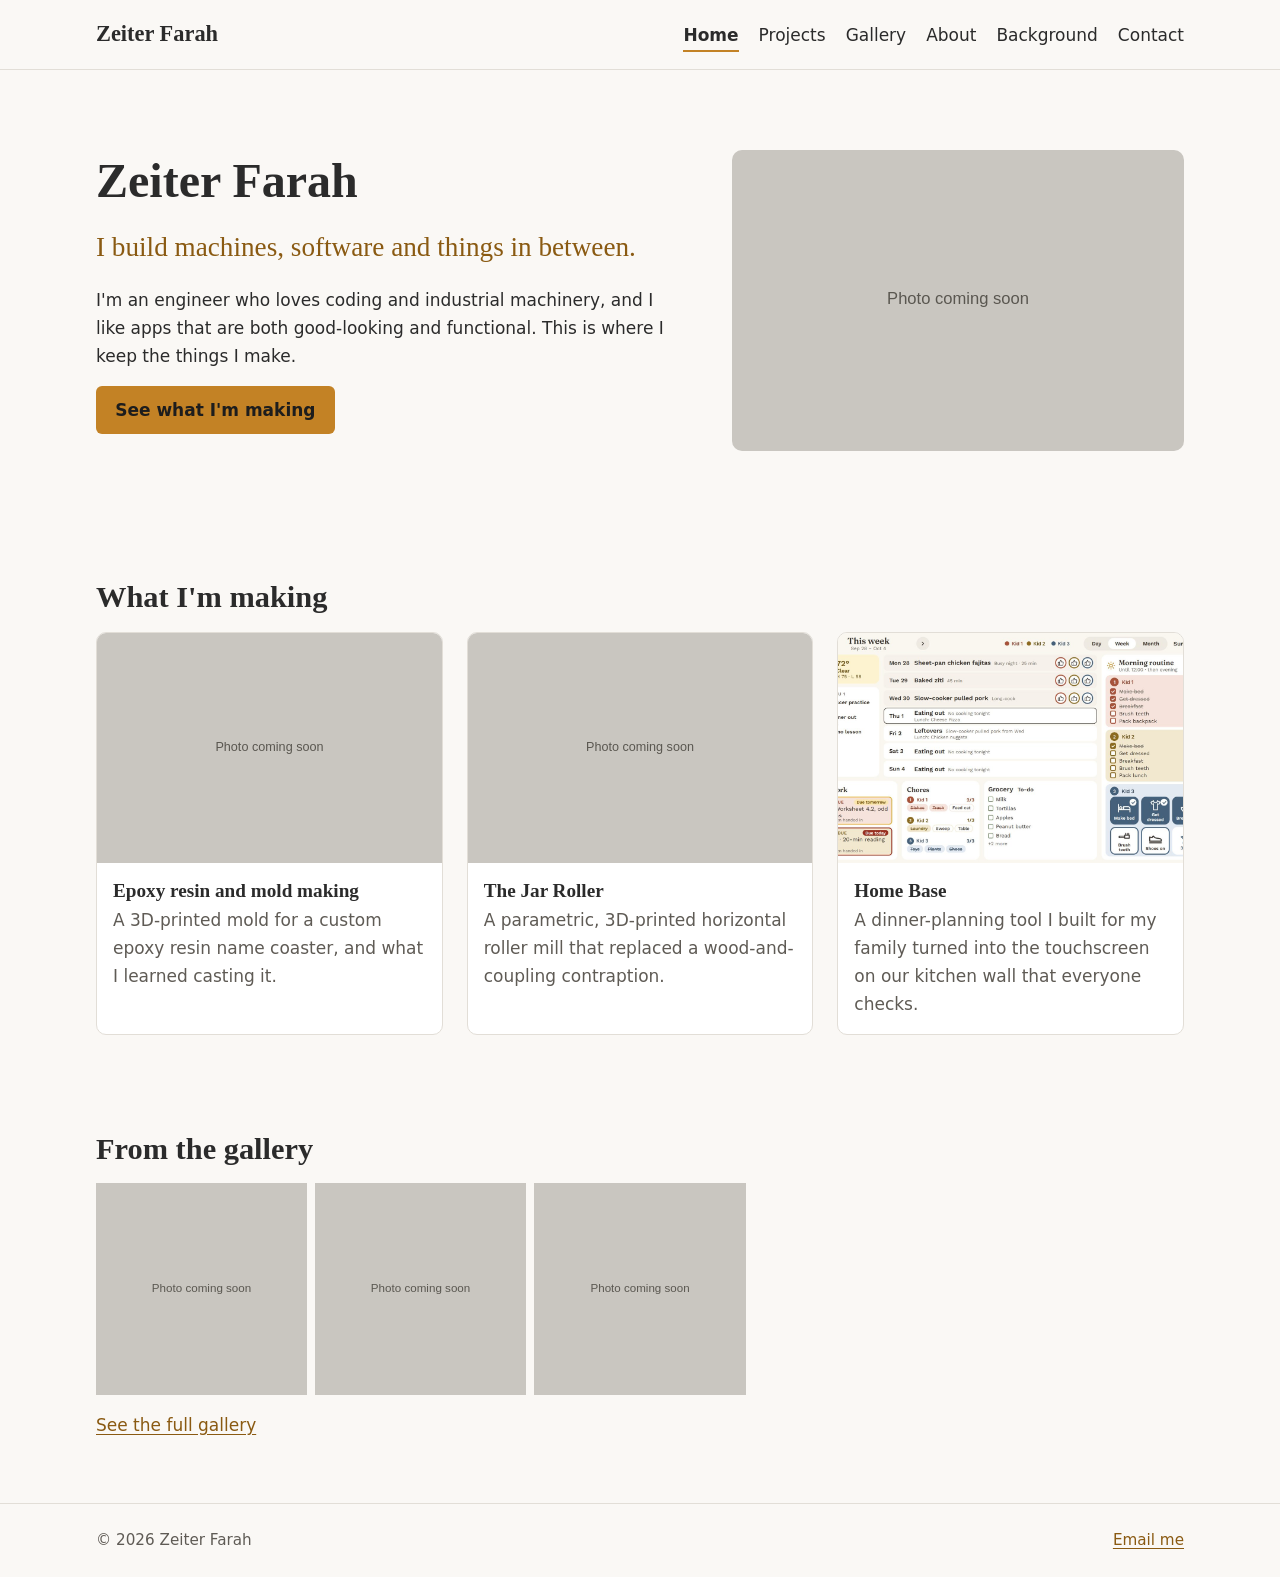
<file: index.html>
<!doctype html>
<html lang="en">
<head>
  <meta charset="utf-8">
  <meta name="viewport" content="width=device-width, initial-scale=1">
  <title>Zeiter Farah</title>
  <meta name="description" content="I build machines, software and things in between. The personal site of Zeiter Farah.">
  <meta property="og:type" content="website">
  <meta property="og:site_name" content="Zeiter Farah">
  <meta property="og:title" content="Zeiter Farah">
  <meta property="og:description" content="I build machines, software and things in between. The personal site of Zeiter Farah.">
  <meta property="og:url" content="https://zeiterfarah.com/index.html">
  <meta name="twitter:card" content="summary">
  <meta name="twitter:title" content="Zeiter Farah">
  <meta name="twitter:description" content="I build machines, software and things in between. The personal site of Zeiter Farah.">
  <meta name="theme-color" content="#c38225">
  <link rel="icon" href="assets/favicon/favicon.svg" type="image/svg+xml">
  <link rel="stylesheet" href="css/styles.css">
</head>
<body>
  <a class="skip-link" href="#main">Skip to content</a>
  <header class="site-header">
    <div class="container">
      <a class="site-name" href="index.html">Zeiter Farah</a>
      <button class="nav-toggle" type="button" aria-expanded="false" aria-controls="site-nav">Menu</button>
      <nav class="site-nav" id="site-nav" aria-label="Main">
        <ul>
          <li><a href="index.html" aria-current="page">Home</a></li>
          <li><a href="projects/index.html">Projects</a></li>
          <li><a href="gallery.html">Gallery</a></li>
          <li><a href="about.html">About</a></li>
          <li><a href="background.html">Background</a></li>
          <li><a href="contact.html">Contact</a></li>
        </ul>
      </nav>
    </div>
  </header>

  <main id="main">
    <div class="container hero">
      <div>
        <h1>Zeiter Farah</h1>
        <!-- Tagline: Option 1 (default). Alternatives: "Engineer by trade. Maker by habit." / "Making things that work well and look good." -->
        <p class="tagline">I build machines, software and things in between.</p>
        <p class="prose">I'm an engineer who loves coding and industrial machinery, and I like apps that are both good-looking and functional. This is where I keep the things I make.</p>
        <p><a class="button" href="projects/index.html">See what I'm making</a></p>
      </div>
      <img src="assets/img/placeholder.svg" alt="TODO: portrait or favorite photo of Zeiter" width="1200" height="800">
    </div>

    <section class="container section" aria-labelledby="making">
      <h2 id="making">What I'm making</h2>
      <ul class="grid">
        <li class="card">
          <a href="projects/epoxy-resin-molds.html">
            <img src="assets/img/placeholder.svg" alt="TODO: photo for Epoxy resin and mold making" width="1200" height="800" loading="lazy">
            <div class="card-body">
              <h3>Epoxy resin and mold making</h3>
              <p>A 3D-printed mold for a custom epoxy resin name coaster, and what I learned casting it.</p>
            </div>
          </a>
        </li>
        <li class="card">
          <a href="projects/tumbler.html">
            <img src="assets/img/placeholder.svg" alt="TODO: photo for The Jar Roller" width="1200" height="800" loading="lazy">
            <div class="card-body">
              <h3>The Jar Roller</h3>
              <p>A parametric, 3D-printed horizontal roller mill that replaced a wood-and-coupling contraption.</p>
            </div>
          </a>
        </li>
        <li class="card">
          <a href="projects/family-dinner-planner.html">
            <img src="assets/img/projects/family-dinner-planner/week-view.jpg" alt="Screenshot of the Home Base week view on the kitchen touchscreen" width="1400" height="775" loading="lazy">
            <div class="card-body">
              <h3>Home Base</h3>
              <p>A dinner-planning tool I built for my family turned into the touchscreen on our kitchen wall that everyone checks.</p>
            </div>
          </a>
        </li>
      </ul>
    </section>

    <section class="container section" aria-labelledby="highlights">
      <h2 id="highlights">From the gallery</h2>
      <ul class="gallery">
        <li><img src="assets/img/placeholder.svg" alt="TODO: gallery highlight 1" width="1200" height="800" loading="lazy"></li>
        <li><img src="assets/img/placeholder.svg" alt="TODO: gallery highlight 2" width="1200" height="800" loading="lazy"></li>
        <li><img src="assets/img/placeholder.svg" alt="TODO: gallery highlight 3" width="1200" height="800" loading="lazy"></li>
      </ul>
      <p><a href="gallery.html">See the full gallery</a></p>
    </section>
  </main>

  <footer class="site-footer">
    <div class="container">
      <p>&copy; 2026 Zeiter Farah</p>
      <p><span data-email data-email-label="Email me">zeiter [dot] farah [at] gmail [dot] com</span></p>
    </div>
  </footer>
  <script src="js/main.js"></script>
</body>
</html>
</file>
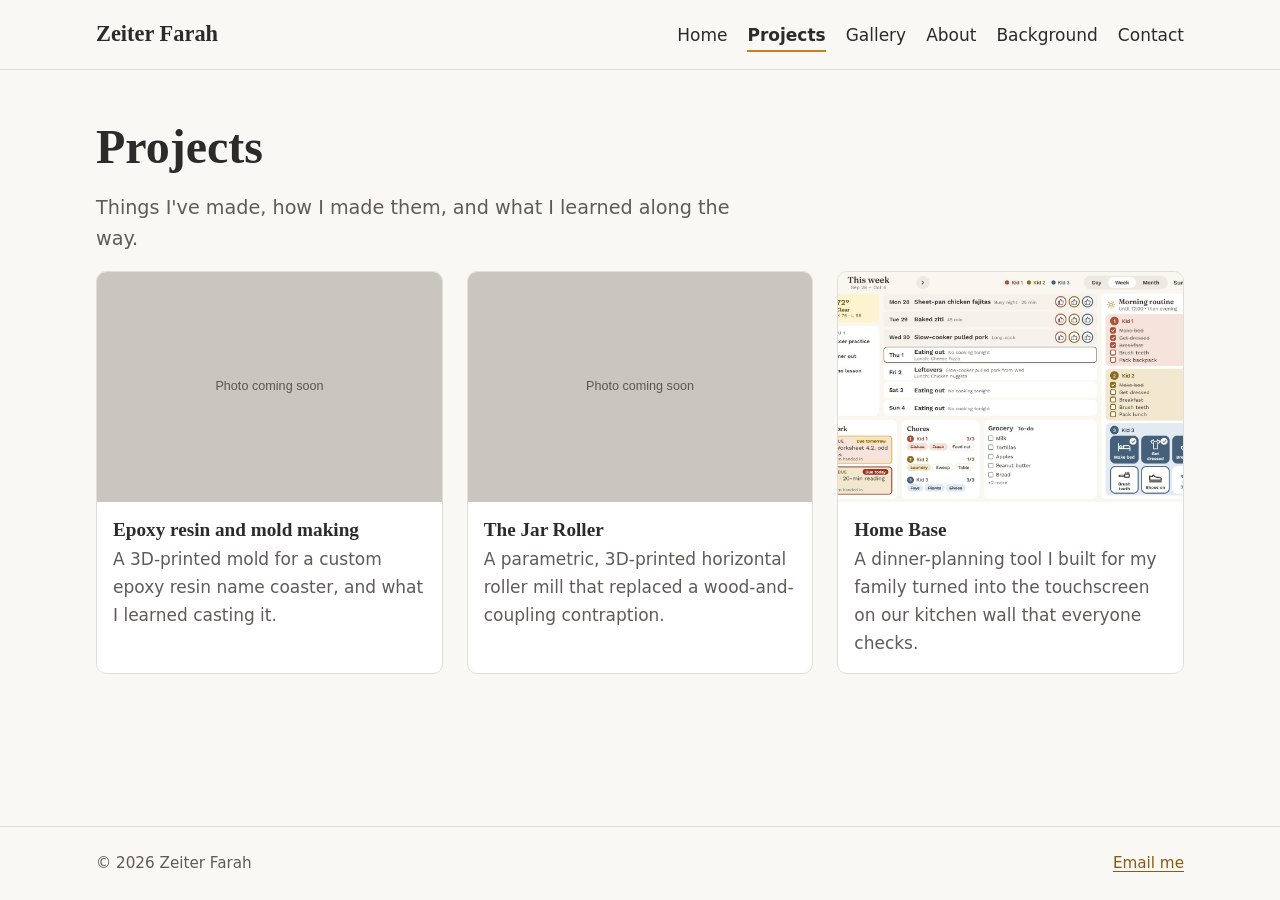
<file: projects/index.html>
<!doctype html>
<html lang="en">
<head>
  <meta charset="utf-8">
  <meta name="viewport" content="width=device-width, initial-scale=1">
  <title>Projects | Zeiter Farah</title>
  <meta name="description" content="Things I make: resin casting, a tumbler, and a family dinner planner app.">
  <meta property="og:type" content="website">
  <meta property="og:site_name" content="Zeiter Farah">
  <meta property="og:title" content="Projects | Zeiter Farah">
  <meta property="og:description" content="Things I make: resin casting, a tumbler, and a family dinner planner app.">
  <meta property="og:url" content="https://zeiterfarah.com/projects/index.html">
  <meta name="twitter:card" content="summary">
  <meta name="twitter:title" content="Projects | Zeiter Farah">
  <meta name="twitter:description" content="Things I make: resin casting, a tumbler, and a family dinner planner app.">
  <meta name="theme-color" content="#c38225">
  <link rel="icon" href="../assets/favicon/favicon.svg" type="image/svg+xml">
  <link rel="stylesheet" href="../css/styles.css">
</head>
<body>
  <a class="skip-link" href="#main">Skip to content</a>
  <header class="site-header">
    <div class="container">
      <a class="site-name" href="../index.html">Zeiter Farah</a>
      <button class="nav-toggle" type="button" aria-expanded="false" aria-controls="site-nav">Menu</button>
      <nav class="site-nav" id="site-nav" aria-label="Main">
        <ul>
          <li><a href="../index.html">Home</a></li>
          <li><a href="../projects/index.html" aria-current="page">Projects</a></li>
          <li><a href="../gallery.html">Gallery</a></li>
          <li><a href="../about.html">About</a></li>
          <li><a href="../background.html">Background</a></li>
          <li><a href="../contact.html">Contact</a></li>
        </ul>
      </nav>
    </div>
  </header>

  <main id="main">
    <div class="container section">
      <h1>Projects</h1>
      <p class="lede prose">Things I've made, how I made them, and what I learned along the way.</p>
      <ul class="grid">
        <li class="card">
          <a href="../projects/epoxy-resin-molds.html">
            <img src="../assets/img/placeholder.svg" alt="TODO: photo for Epoxy resin and mold making" width="1200" height="800" loading="lazy">
            <div class="card-body">
              <h3>Epoxy resin and mold making</h3>
              <p>A 3D-printed mold for a custom epoxy resin name coaster, and what I learned casting it.</p>
            </div>
          </a>
        </li>
        <li class="card">
          <a href="../projects/tumbler.html">
            <img src="../assets/img/placeholder.svg" alt="TODO: photo for The Jar Roller" width="1200" height="800" loading="lazy">
            <div class="card-body">
              <h3>The Jar Roller</h3>
              <p>A parametric, 3D-printed horizontal roller mill that replaced a wood-and-coupling contraption.</p>
            </div>
          </a>
        </li>
        <li class="card">
          <a href="../projects/family-dinner-planner.html">
            <img src="../assets/img/projects/family-dinner-planner/week-view.jpg" alt="Screenshot of the Home Base week view on the kitchen touchscreen" width="1400" height="775" loading="lazy">
            <div class="card-body">
              <h3>Home Base</h3>
              <p>A dinner-planning tool I built for my family turned into the touchscreen on our kitchen wall that everyone checks.</p>
            </div>
          </a>
        </li>
      </ul>
    </div>
  </main>

  <footer class="site-footer">
    <div class="container">
      <p>&copy; 2026 Zeiter Farah</p>
      <p><span data-email data-email-label="Email me">zeiter [dot] farah [at] gmail [dot] com</span></p>
    </div>
  </footer>
  <script src="../js/main.js"></script>
</body>
</html>
</file>
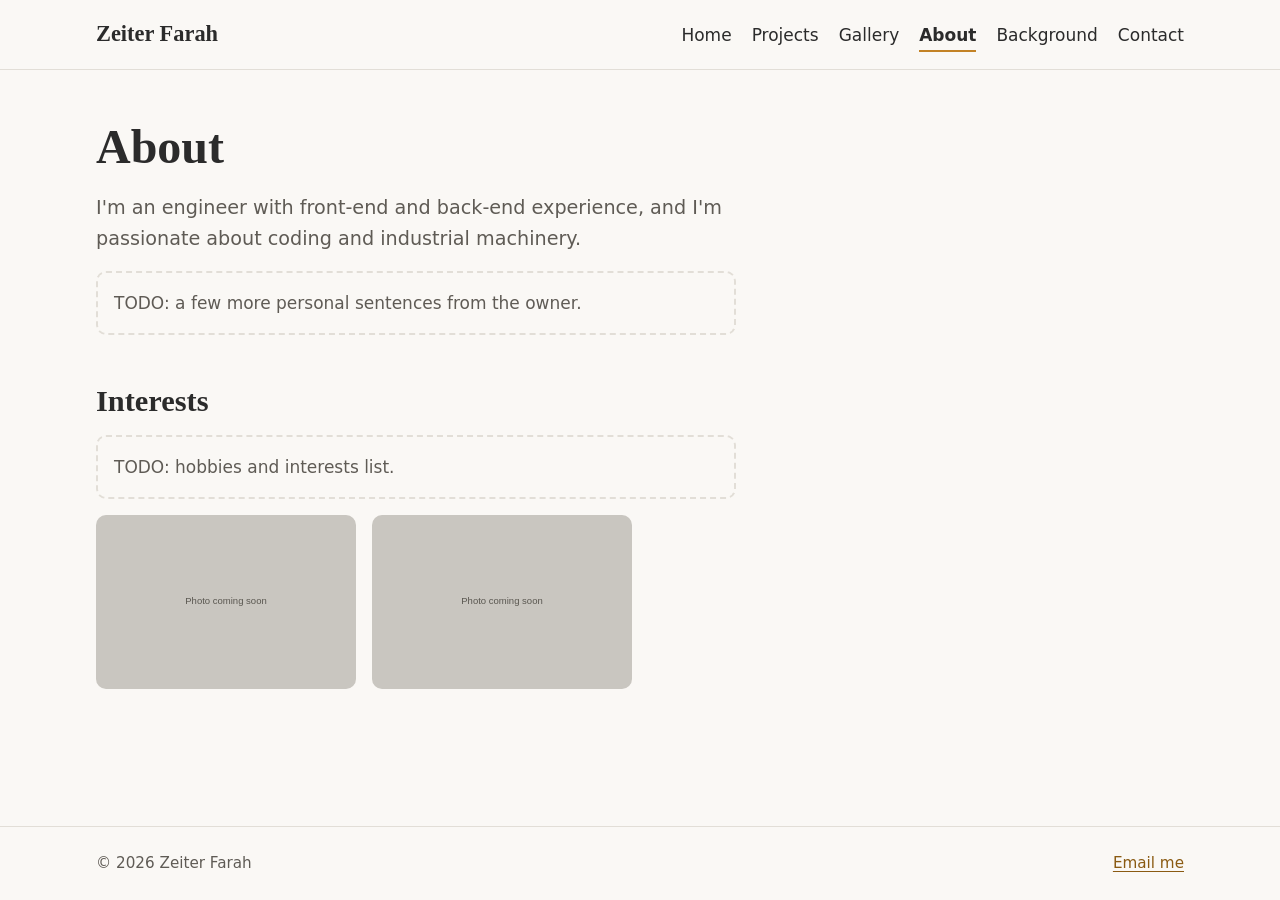
<file: about.html>
<!doctype html>
<html lang="en">
<head>
  <meta charset="utf-8">
  <meta name="viewport" content="width=device-width, initial-scale=1">
  <title>About | Zeiter Farah</title>
  <meta name="description" content="About Zeiter Farah: an engineer who loves coding and industrial machinery.">
  <meta property="og:type" content="website">
  <meta property="og:site_name" content="Zeiter Farah">
  <meta property="og:title" content="About | Zeiter Farah">
  <meta property="og:description" content="About Zeiter Farah: an engineer who loves coding and industrial machinery.">
  <meta property="og:url" content="https://zeiterfarah.com/about.html">
  <meta name="twitter:card" content="summary">
  <meta name="twitter:title" content="About | Zeiter Farah">
  <meta name="twitter:description" content="About Zeiter Farah: an engineer who loves coding and industrial machinery.">
  <meta name="theme-color" content="#c38225">
  <link rel="icon" href="assets/favicon/favicon.svg" type="image/svg+xml">
  <link rel="stylesheet" href="css/styles.css">
</head>
<body>
  <a class="skip-link" href="#main">Skip to content</a>
  <header class="site-header">
    <div class="container">
      <a class="site-name" href="index.html">Zeiter Farah</a>
      <button class="nav-toggle" type="button" aria-expanded="false" aria-controls="site-nav">Menu</button>
      <nav class="site-nav" id="site-nav" aria-label="Main">
        <ul>
          <li><a href="index.html">Home</a></li>
          <li><a href="projects/index.html">Projects</a></li>
          <li><a href="gallery.html">Gallery</a></li>
          <li><a href="about.html" aria-current="page">About</a></li>
          <li><a href="background.html">Background</a></li>
          <li><a href="contact.html">Contact</a></li>
        </ul>
      </nav>
    </div>
  </header>

  <main id="main">
    <div class="container section">
      <h1>About</h1>
      <div class="prose">
        <p class="lede">I'm an engineer with front-end and back-end experience, and I'm passionate about coding and industrial machinery.</p>
        <p class="todo">TODO: a few more personal sentences from the owner.</p>
        <h2>Interests</h2>
        <p class="todo">TODO: hobbies and interests list.</p>
      </div>
      <div class="photo-set">
        <figure><img src="assets/img/placeholder.svg" alt="TODO: personal photo 1" width="1200" height="800" loading="lazy"></figure>
        <figure><img src="assets/img/placeholder.svg" alt="TODO: personal photo 2" width="1200" height="800" loading="lazy"></figure>
      </div>
    </div>
  </main>

  <footer class="site-footer">
    <div class="container">
      <p>&copy; 2026 Zeiter Farah</p>
      <p><span data-email data-email-label="Email me">zeiter [dot] farah [at] gmail [dot] com</span></p>
    </div>
  </footer>
  <script src="js/main.js"></script>
</body>
</html>
</file>
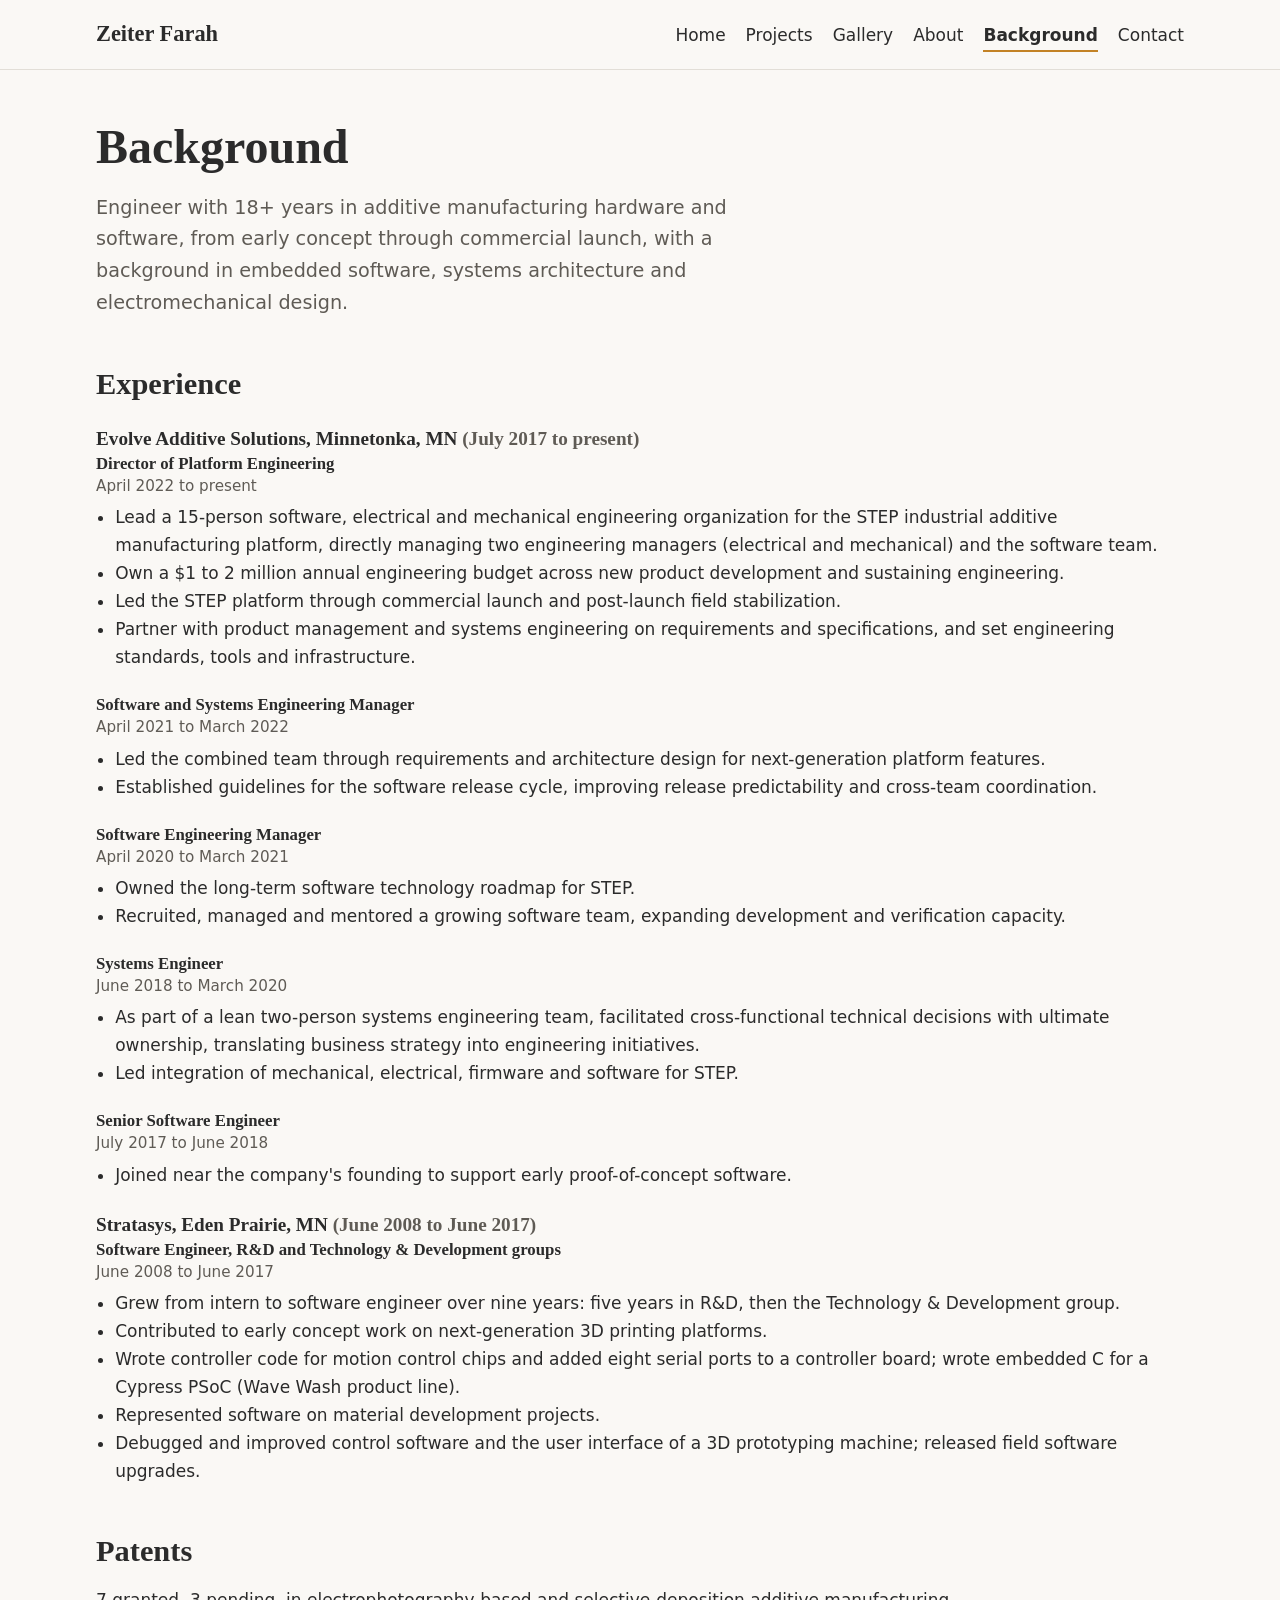
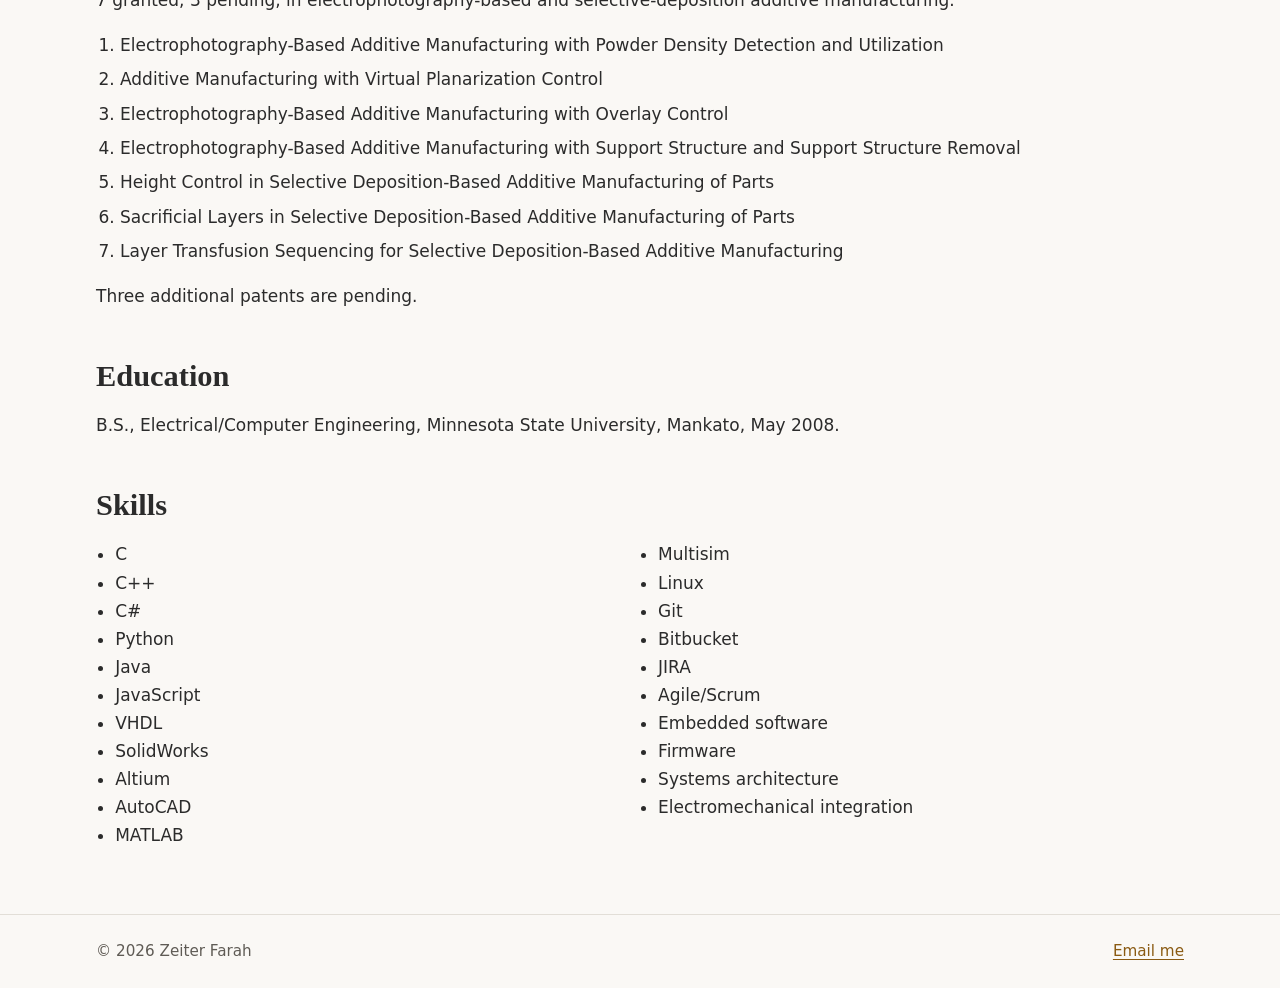
<file: background.html>
<!doctype html>
<html lang="en">
<head>
  <meta charset="utf-8">
  <meta name="viewport" content="width=device-width, initial-scale=1">
  <title>Background | Zeiter Farah</title>
  <meta name="description" content="Work history, patents and education of Zeiter Farah.">
  <meta property="og:type" content="website">
  <meta property="og:site_name" content="Zeiter Farah">
  <meta property="og:title" content="Background | Zeiter Farah">
  <meta property="og:description" content="Work history, patents and education of Zeiter Farah.">
  <meta property="og:url" content="https://zeiterfarah.com/background.html">
  <meta name="twitter:card" content="summary">
  <meta name="twitter:title" content="Background | Zeiter Farah">
  <meta name="twitter:description" content="Work history, patents and education of Zeiter Farah.">
  <meta name="theme-color" content="#c38225">
  <link rel="icon" href="assets/favicon/favicon.svg" type="image/svg+xml">
  <link rel="stylesheet" href="css/styles.css">
</head>
<body>
  <a class="skip-link" href="#main">Skip to content</a>
  <header class="site-header">
    <div class="container">
      <a class="site-name" href="index.html">Zeiter Farah</a>
      <button class="nav-toggle" type="button" aria-expanded="false" aria-controls="site-nav">Menu</button>
      <nav class="site-nav" id="site-nav" aria-label="Main">
        <ul>
          <li><a href="index.html">Home</a></li>
          <li><a href="projects/index.html">Projects</a></li>
          <li><a href="gallery.html">Gallery</a></li>
          <li><a href="about.html">About</a></li>
          <li><a href="background.html" aria-current="page">Background</a></li>
          <li><a href="contact.html">Contact</a></li>
        </ul>
      </nav>
    </div>
  </header>

  <main id="main">
    <div class="container section">
      <h1>Background</h1>
      <p class="lede prose">Engineer with 18+ years in additive manufacturing hardware and software, from early concept through commercial launch, with a background in embedded software, systems architecture and electromechanical design.</p>

      <h2>Experience</h2>
      <!-- Evolve block: delete this whole section element to remove it later -->
      <section id="evolve" aria-labelledby="evolve-h">
        <h3 id="evolve-h">Evolve Additive Solutions, Minnetonka, MN <span class="muted">(July 2017 to present)</span></h3>
        <div class="role">
          <h4>Director of Platform Engineering</h4>
          <p class="dates">April 2022 to present</p>
          <ul>
          <li>Lead a 15-person software, electrical and mechanical engineering organization for the STEP industrial additive manufacturing platform, directly managing two engineering managers (electrical and mechanical) and the software team.</li>
          <li>Own a $1 to 2 million annual engineering budget across new product development and sustaining engineering.</li>
          <li>Led the STEP platform through commercial launch and post-launch field stabilization.</li>
          <li>Partner with product management and systems engineering on requirements and specifications, and set engineering standards, tools and infrastructure.</li>
          </ul>
        </div>
        <div class="role">
          <h4>Software and Systems Engineering Manager</h4>
          <p class="dates">April 2021 to March 2022</p>
          <ul>
          <li>Led the combined team through requirements and architecture design for next-generation platform features.</li>
          <li>Established guidelines for the software release cycle, improving release predictability and cross-team coordination.</li>
          </ul>
        </div>
        <div class="role">
          <h4>Software Engineering Manager</h4>
          <p class="dates">April 2020 to March 2021</p>
          <ul>
          <li>Owned the long-term software technology roadmap for STEP.</li>
          <li>Recruited, managed and mentored a growing software team, expanding development and verification capacity.</li>
          </ul>
        </div>
        <div class="role">
          <h4>Systems Engineer</h4>
          <p class="dates">June 2018 to March 2020</p>
          <ul>
          <li>As part of a lean two-person systems engineering team, facilitated cross-functional technical decisions with ultimate ownership, translating business strategy into engineering initiatives.</li>
          <li>Led integration of mechanical, electrical, firmware and software for STEP.</li>
          </ul>
        </div>
        <div class="role">
          <h4>Senior Software Engineer</h4>
          <p class="dates">July 2017 to June 2018</p>
          <ul>
          <li>Joined near the company's founding to support early proof-of-concept software.</li>
          </ul>
        </div>
      </section>
      <section id="stratasys" aria-labelledby="stratasys-h">
        <h3 id="stratasys-h">Stratasys, Eden Prairie, MN <span class="muted">(June 2008 to June 2017)</span></h3>
        <div class="role">
          <h4>Software Engineer, R&D and Technology &amp; Development groups</h4>
          <p class="dates">June 2008 to June 2017</p>
          <ul>
          <li>Grew from intern to software engineer over nine years: five years in R&amp;D, then the Technology &amp; Development group.</li>
          <li>Contributed to early concept work on next-generation 3D printing platforms.</li>
          <li>Wrote controller code for motion control chips and added eight serial ports to a controller board; wrote embedded C for a Cypress PSoC (Wave Wash product line).</li>
          <li>Represented software on material development projects.</li>
          <li>Debugged and improved control software and the user interface of a 3D prototyping machine; released field software upgrades.</li>
          </ul>
        </div>
      </section>

      <section id="patents" aria-labelledby="patents-h">
        <h2 id="patents-h">Patents</h2>
        <p>7 granted, 3 pending, in electrophotography-based and selective-deposition additive manufacturing.</p>
        <ol class="patents">
          <li data-number="" data-url="">Electrophotography-Based Additive Manufacturing with Powder Density Detection and Utilization</li>
          <li data-number="" data-url="">Additive Manufacturing with Virtual Planarization Control</li>
          <li data-number="" data-url="">Electrophotography-Based Additive Manufacturing with Overlay Control</li>
          <li data-number="" data-url="">Electrophotography-Based Additive Manufacturing with Support Structure and Support Structure Removal</li>
          <li data-number="" data-url="">Height Control in Selective Deposition-Based Additive Manufacturing of Parts</li>
          <li data-number="" data-url="">Sacrificial Layers in Selective Deposition-Based Additive Manufacturing of Parts</li>
          <li data-number="" data-url="">Layer Transfusion Sequencing for Selective Deposition-Based Additive Manufacturing</li>
        </ol>
        <p>Three additional patents are pending.</p>
      </section>

      <section id="education" aria-labelledby="education-h">
        <h2 id="education-h">Education</h2>
        <p>B.S., Electrical/Computer Engineering, Minnesota State University, Mankato, May 2008.</p>
      </section>

      <section id="skills" aria-labelledby="skills-h">
        <h2 id="skills-h">Skills</h2>
        <ul class="skills">
          <li>C</li>
          <li>C++</li>
          <li>C#</li>
          <li>Python</li>
          <li>Java</li>
          <li>JavaScript</li>
          <li>VHDL</li>
          <li>SolidWorks</li>
          <li>Altium</li>
          <li>AutoCAD</li>
          <li>MATLAB</li>
          <li>Multisim</li>
          <li>Linux</li>
          <li>Git</li>
          <li>Bitbucket</li>
          <li>JIRA</li>
          <li>Agile/Scrum</li>
          <li>Embedded software</li>
          <li>Firmware</li>
          <li>Systems architecture</li>
          <li>Electromechanical integration</li>
        </ul>
      </section>
    </div>
  </main>

  <footer class="site-footer">
    <div class="container">
      <p>&copy; 2026 Zeiter Farah</p>
      <p><span data-email data-email-label="Email me">zeiter [dot] farah [at] gmail [dot] com</span></p>
    </div>
  </footer>
  <script src="js/main.js"></script>
</body>
</html>
</file>
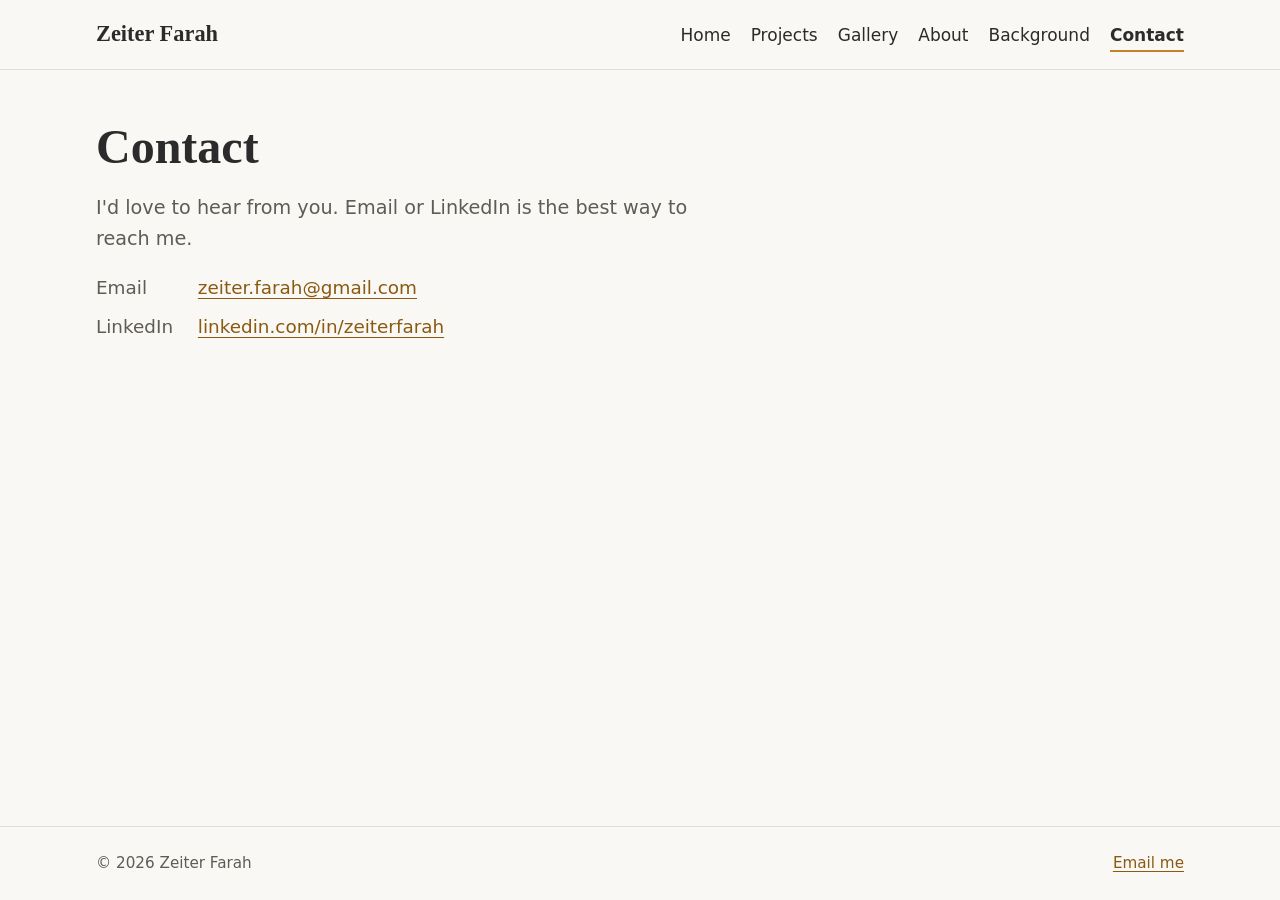
<file: contact.html>
<!doctype html>
<html lang="en">
<head>
  <meta charset="utf-8">
  <meta name="viewport" content="width=device-width, initial-scale=1">
  <title>Contact | Zeiter Farah</title>
  <meta name="description" content="How to reach Zeiter Farah by email or LinkedIn.">
  <meta property="og:type" content="website">
  <meta property="og:site_name" content="Zeiter Farah">
  <meta property="og:title" content="Contact | Zeiter Farah">
  <meta property="og:description" content="How to reach Zeiter Farah by email or LinkedIn.">
  <meta property="og:url" content="https://zeiterfarah.com/contact.html">
  <meta name="twitter:card" content="summary">
  <meta name="twitter:title" content="Contact | Zeiter Farah">
  <meta name="twitter:description" content="How to reach Zeiter Farah by email or LinkedIn.">
  <meta name="theme-color" content="#c38225">
  <link rel="icon" href="assets/favicon/favicon.svg" type="image/svg+xml">
  <link rel="stylesheet" href="css/styles.css">
</head>
<body>
  <a class="skip-link" href="#main">Skip to content</a>
  <header class="site-header">
    <div class="container">
      <a class="site-name" href="index.html">Zeiter Farah</a>
      <button class="nav-toggle" type="button" aria-expanded="false" aria-controls="site-nav">Menu</button>
      <nav class="site-nav" id="site-nav" aria-label="Main">
        <ul>
          <li><a href="index.html">Home</a></li>
          <li><a href="projects/index.html">Projects</a></li>
          <li><a href="gallery.html">Gallery</a></li>
          <li><a href="about.html">About</a></li>
          <li><a href="background.html">Background</a></li>
          <li><a href="contact.html" aria-current="page">Contact</a></li>
        </ul>
      </nav>
    </div>
  </header>

  <main id="main">
    <div class="container section">
      <h1>Contact</h1>
      <p class="lede prose">I'd love to hear from you. Email or LinkedIn is the best way to reach me.</p>
      <ul class="contact-list">
        <li><span class="label">Email</span> <span data-email>zeiter [dot] farah [at] gmail [dot] com</span></li>
        <li><span class="label">LinkedIn</span> <a href="https://www.linkedin.com/in/zeiterfarah" target="_blank" rel="noopener noreferrer">linkedin.com/in/zeiterfarah</a></li>
      </ul>
    </div>
  </main>

  <footer class="site-footer">
    <div class="container">
      <p>&copy; 2026 Zeiter Farah</p>
      <p><span data-email data-email-label="Email me">zeiter [dot] farah [at] gmail [dot] com</span></p>
    </div>
  </footer>
  <script src="js/main.js"></script>
</body>
</html>
</file>
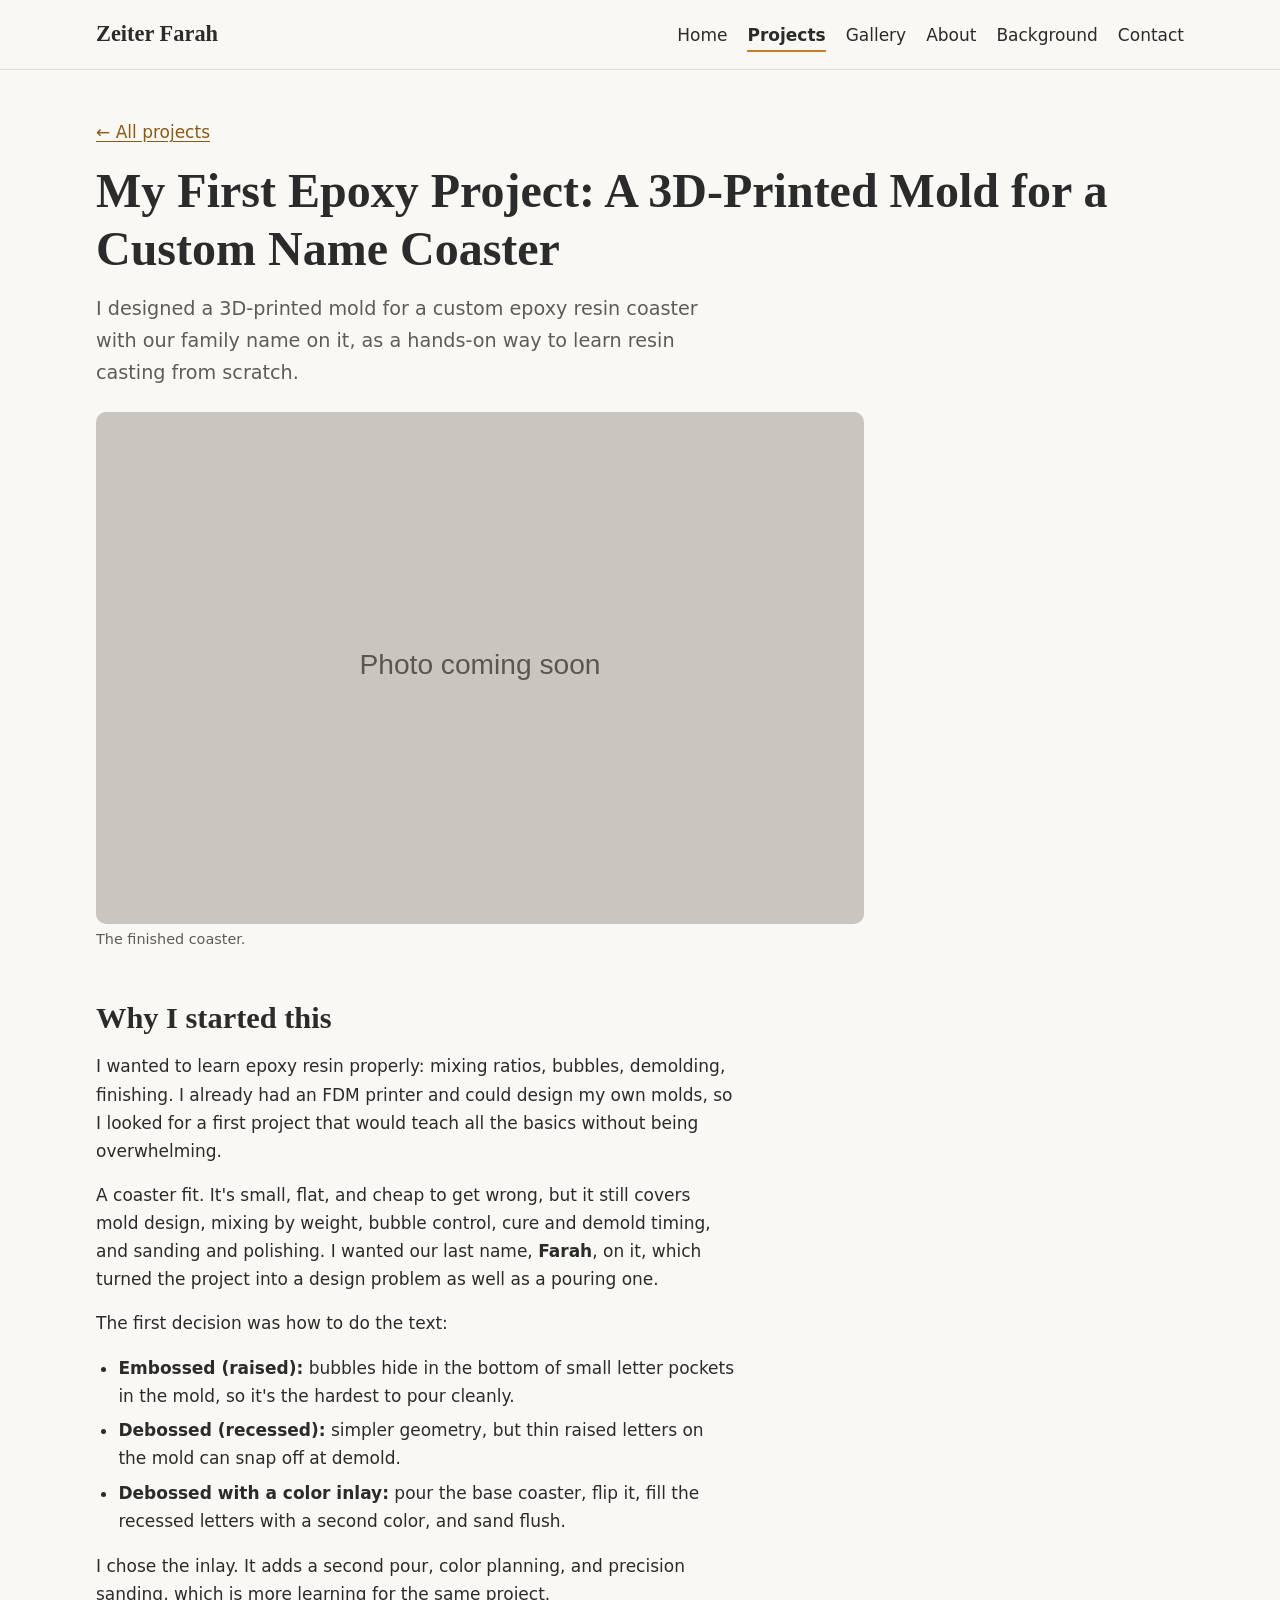
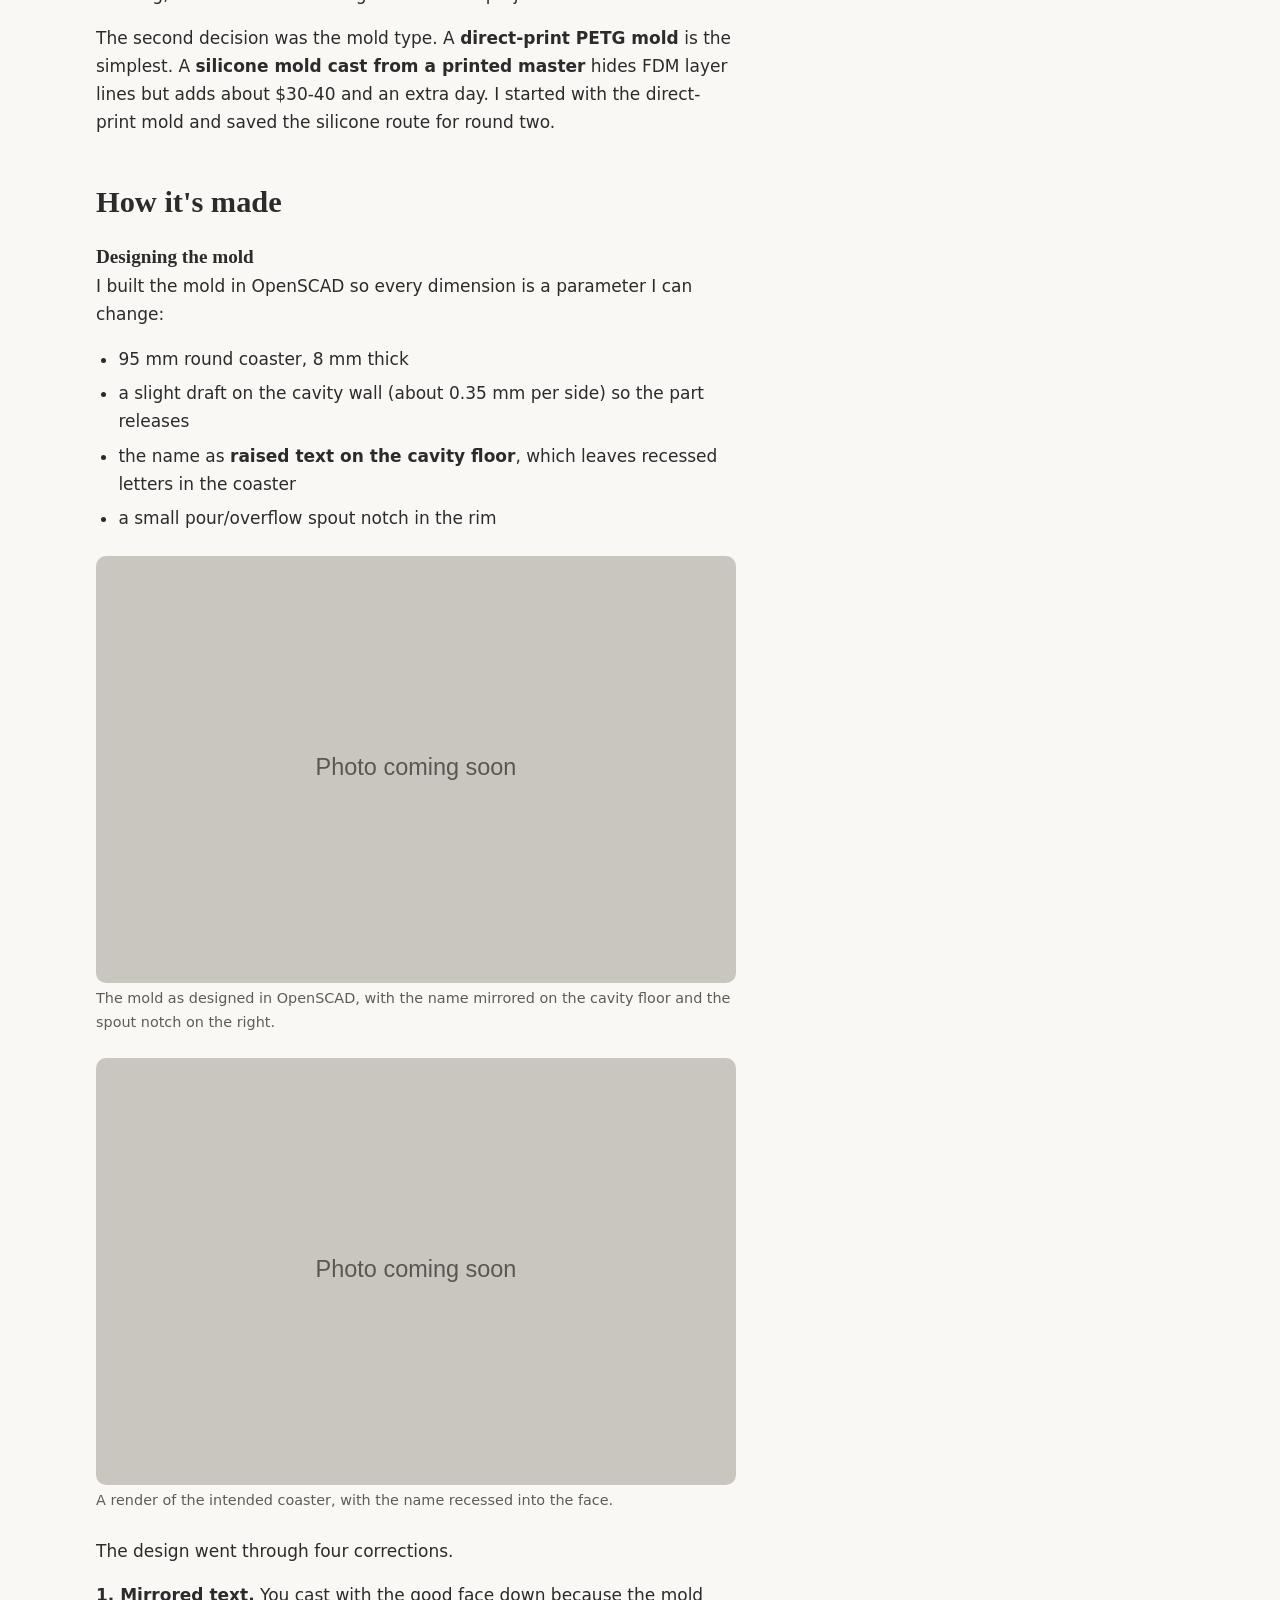
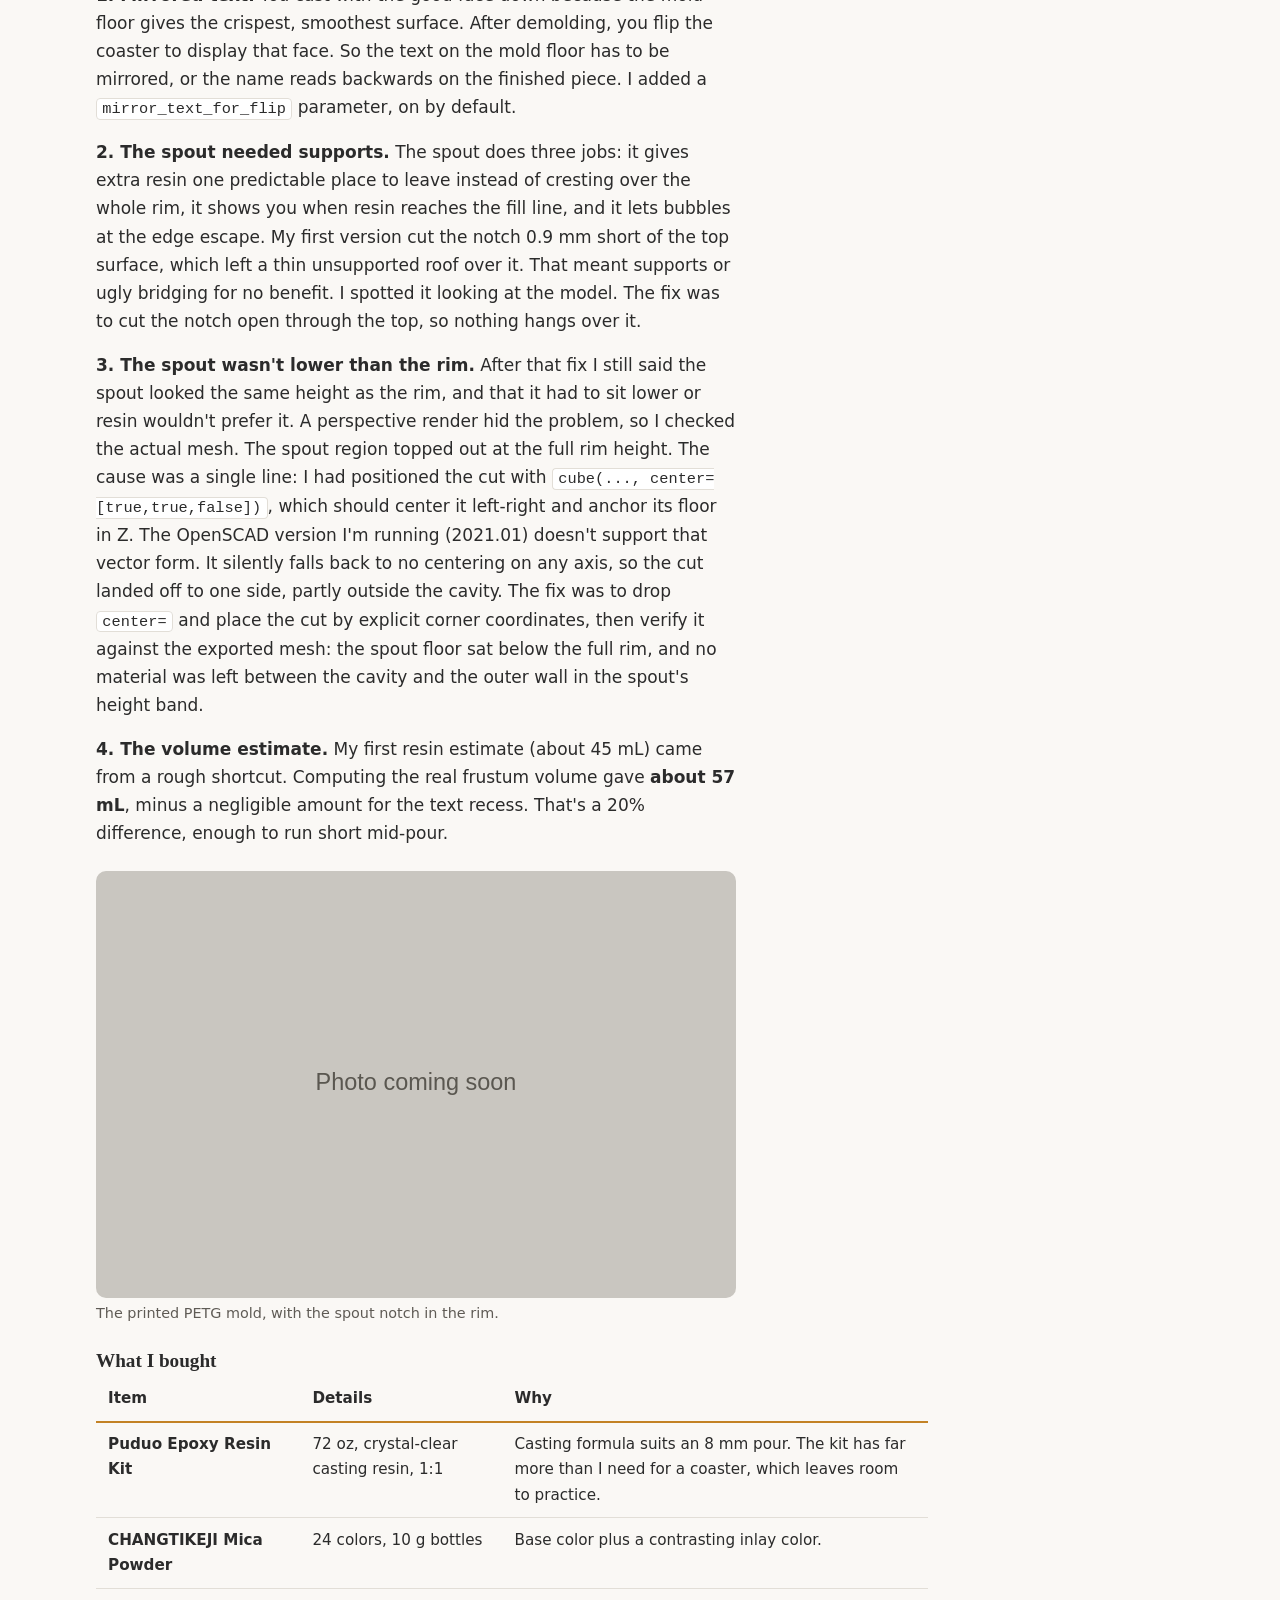
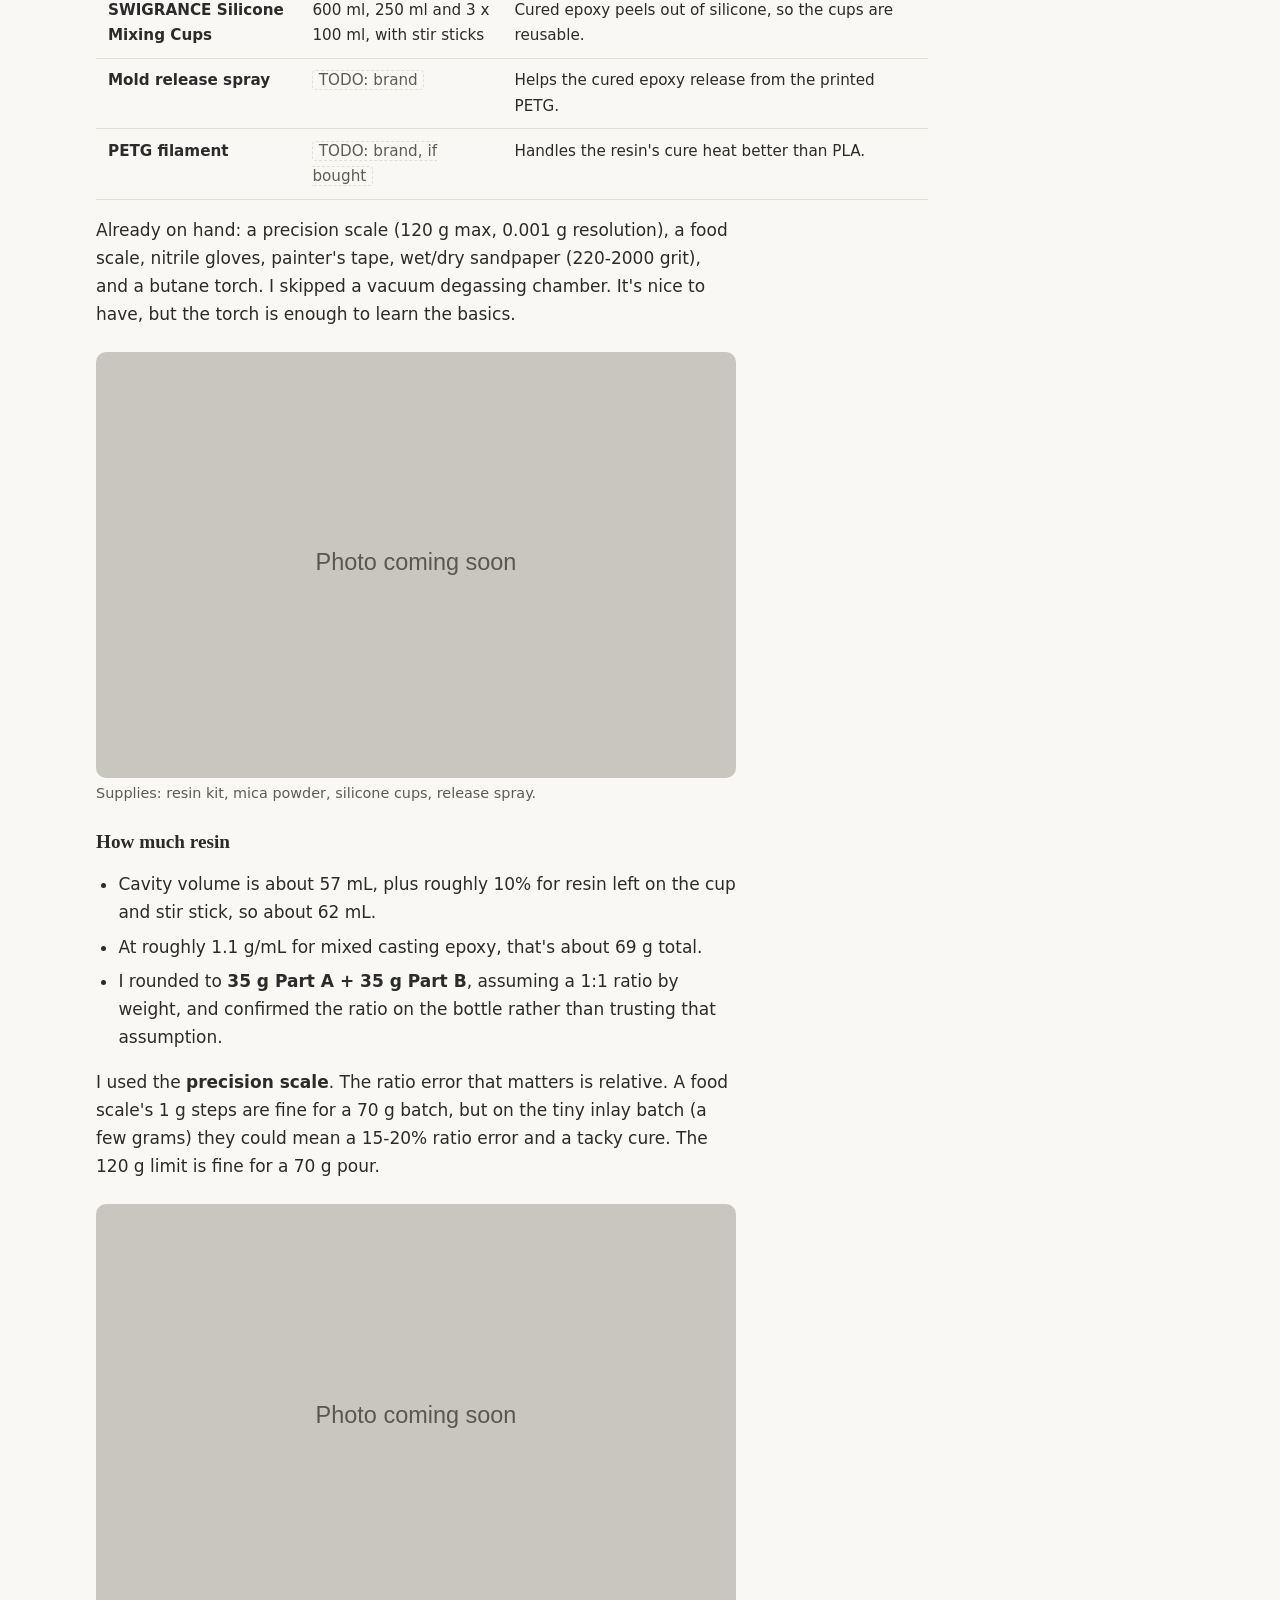
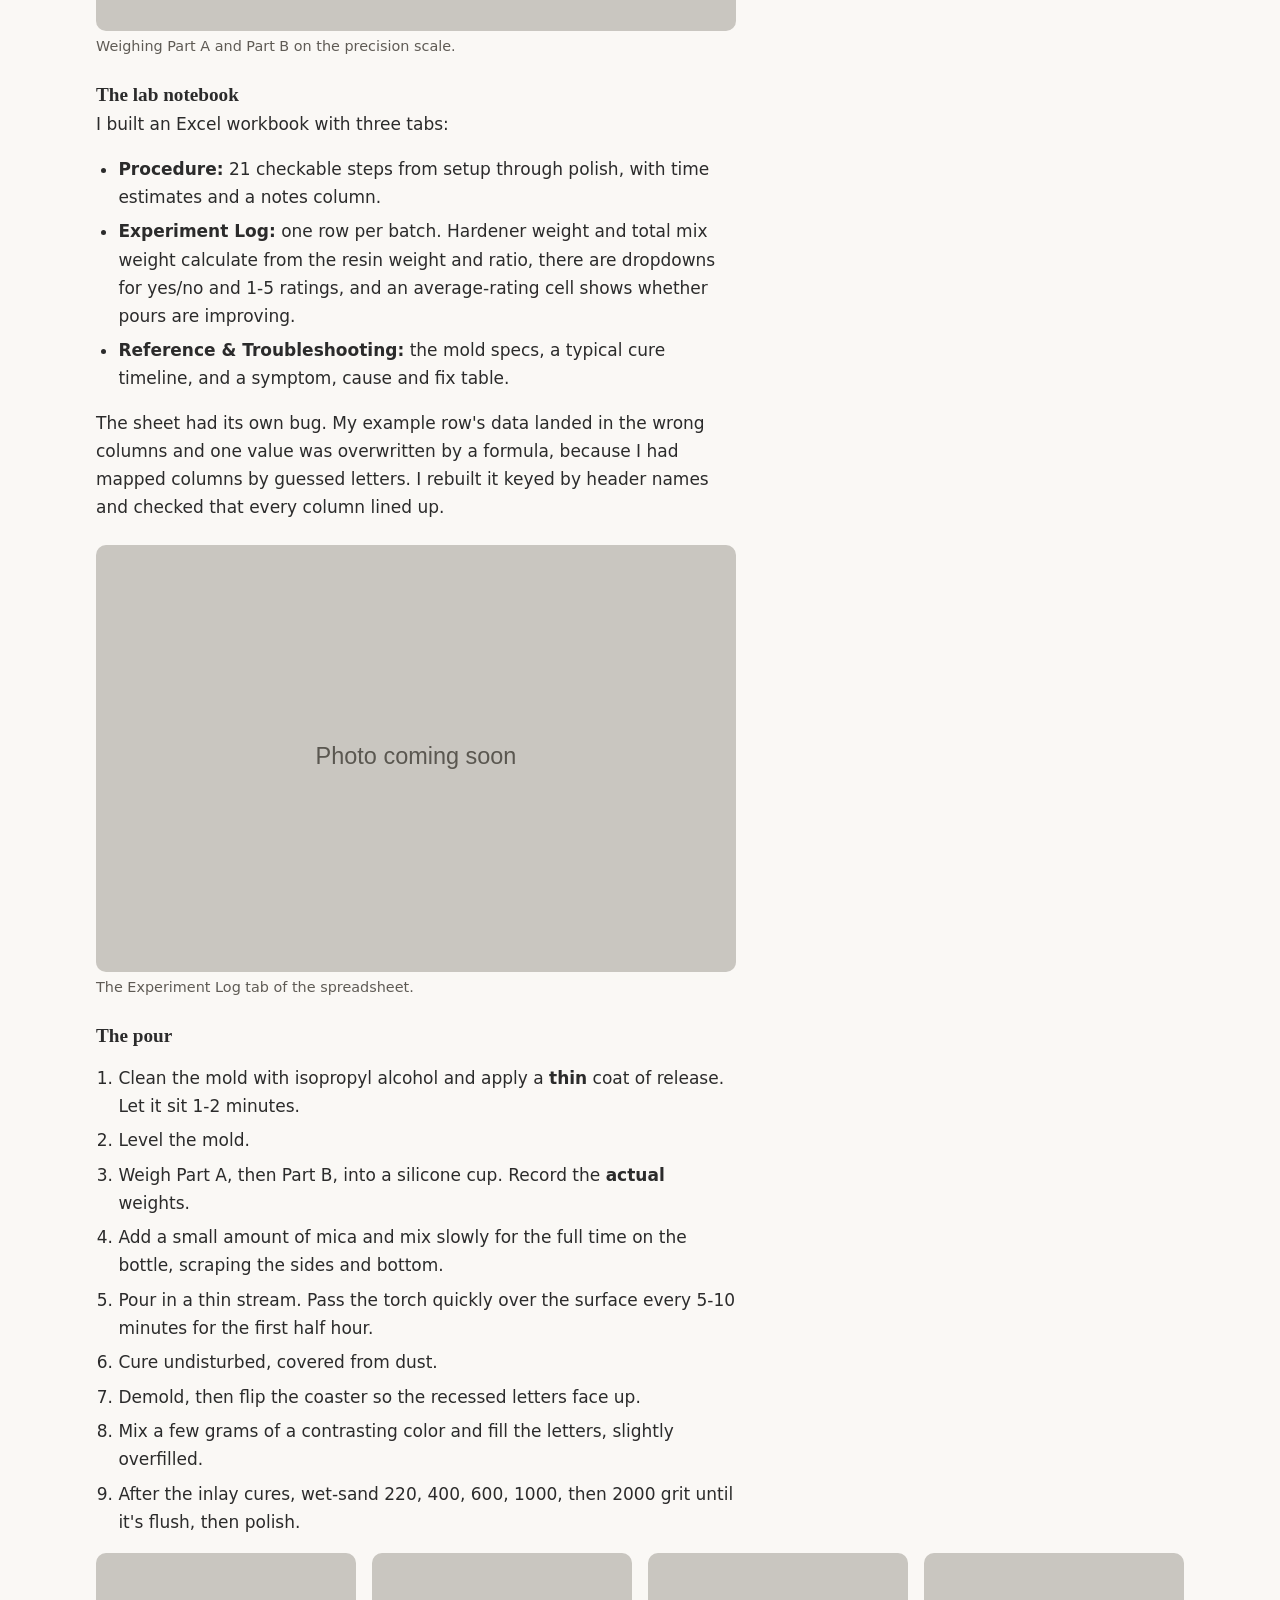
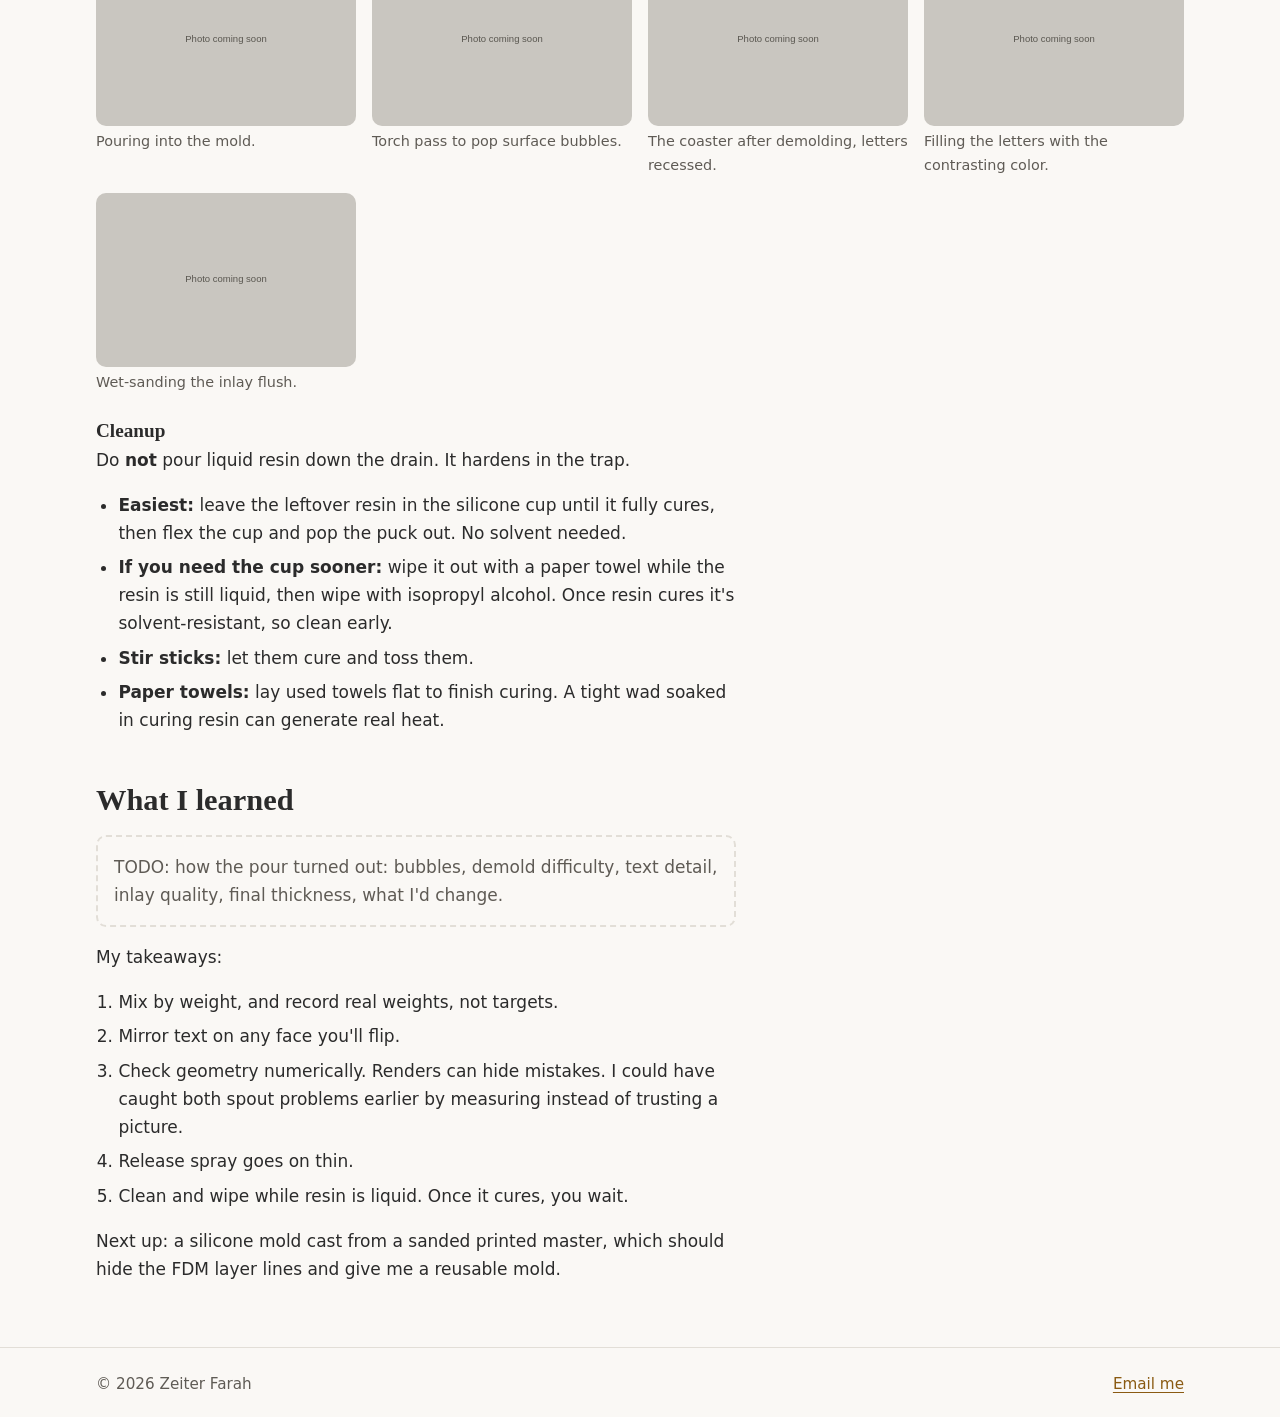
<file: projects/epoxy-resin-molds.html>
<!doctype html>
<html lang="en">
<head>
  <meta charset="utf-8">
  <meta name="viewport" content="width=device-width, initial-scale=1">
  <title>My First Epoxy Project: A 3D-Printed Mold for a Custom Name Coaster | Zeiter Farah</title>
  <meta name="description" content="I designed a 3D-printed mold for a custom epoxy resin coaster with our family name on it, as a hands-on way to learn resin casting from scratch.">
  <meta property="og:type" content="website">
  <meta property="og:site_name" content="Zeiter Farah">
  <meta property="og:title" content="My First Epoxy Project: A 3D-Printed Mold for a Custom Name Coaster | Zeiter Farah">
  <meta property="og:description" content="I designed a 3D-printed mold for a custom epoxy resin coaster with our family name on it, as a hands-on way to learn resin casting from scratch.">
  <meta property="og:url" content="https://zeiterfarah.com/projects/epoxy-resin-molds.html">
  <meta name="twitter:card" content="summary">
  <meta name="twitter:title" content="My First Epoxy Project: A 3D-Printed Mold for a Custom Name Coaster | Zeiter Farah">
  <meta name="twitter:description" content="I designed a 3D-printed mold for a custom epoxy resin coaster with our family name on it, as a hands-on way to learn resin casting from scratch.">
  <meta name="theme-color" content="#c38225">
  <link rel="icon" href="../assets/favicon/favicon.svg" type="image/svg+xml">
  <link rel="stylesheet" href="../css/styles.css">
</head>
<body>
  <a class="skip-link" href="#main">Skip to content</a>
  <header class="site-header">
    <div class="container">
      <a class="site-name" href="../index.html">Zeiter Farah</a>
      <button class="nav-toggle" type="button" aria-expanded="false" aria-controls="site-nav">Menu</button>
      <nav class="site-nav" id="site-nav" aria-label="Main">
        <ul>
          <li><a href="../index.html">Home</a></li>
          <li><a href="../projects/index.html" aria-current="page">Projects</a></li>
          <li><a href="../gallery.html">Gallery</a></li>
          <li><a href="../about.html">About</a></li>
          <li><a href="../background.html">Background</a></li>
          <li><a href="../contact.html">Contact</a></li>
        </ul>
      </nav>
    </div>
  </header>

  <main id="main">
    <article class="container section">
      <p><a href="index.html">&larr; All projects</a></p>
      <h1>My First Epoxy Project: A 3D-Printed Mold for a Custom Name Coaster</h1>
      <p class="lede prose">I designed a 3D-printed mold for a custom epoxy resin coaster with our family name on it, as a hands-on way to learn resin casting from scratch.</p>
      <figure class="project-hero">
        <img src="../assets/img/placeholder.svg" alt="TODO placeholder: finished coaster" width="1200" height="800" loading="lazy">
        <figcaption>The finished coaster.</figcaption>
      </figure>

      <div class="prose story">
        <h2>Why I started this</h2>
        <p>I wanted to learn epoxy resin properly: mixing ratios, bubbles, demolding, finishing. I already had an FDM printer and could design my own molds, so I looked for a first project that would teach all the basics without being overwhelming.</p>
        <p>A coaster fit. It's small, flat, and cheap to get wrong, but it still covers mold design, mixing by weight, bubble control, cure and demold timing, and sanding and polishing. I wanted our last name, <strong>Farah</strong>, on it, which turned the project into a design problem as well as a pouring one.</p>
        <p>The first decision was how to do the text:</p>
        <ul>
          <li><strong>Embossed (raised):</strong> bubbles hide in the bottom of small letter pockets in the mold, so it's the hardest to pour cleanly.</li>
          <li><strong>Debossed (recessed):</strong> simpler geometry, but thin raised letters on the mold can snap off at demold.</li>
          <li><strong>Debossed with a color inlay:</strong> pour the base coaster, flip it, fill the recessed letters with a second color, and sand flush.</li>
        </ul>
        <p>I chose the inlay. It adds a second pour, color planning, and precision sanding, which is more learning for the same project.</p>
        <p>The second decision was the mold type. A <strong>direct-print PETG mold</strong> is the simplest. A <strong>silicone mold cast from a printed master</strong> hides FDM layer lines but adds about $30-40 and an extra day. I started with the direct-print mold and saved the silicone route for round two.</p>

        <h2>How it's made</h2>
        <h3>Designing the mold</h3>
        <p>I built the mold in OpenSCAD so every dimension is a parameter I can change:</p>
        <ul>
          <li>95 mm round coaster, 8 mm thick</li>
          <li>a slight draft on the cavity wall (about 0.35 mm per side) so the part releases</li>
          <li>the name as <strong>raised text on the cavity floor</strong>, which leaves recessed letters in the coaster</li>
          <li>a small pour/overflow spout notch in the rim</li>
        </ul>
      </div>
      <figure class="story-figure">
        <img src="../assets/img/placeholder.svg" alt="TODO placeholder: Computer render of a square mold block with a round recess; mirrored raised letters spelling FARAH stand on the recess floor, and a small notch cuts through the rim on the right side." width="1200" height="800" loading="lazy">
        <figcaption>The mold as designed in OpenSCAD, with the name mirrored on the cavity floor and the spout notch on the right.</figcaption>
      </figure>

      <figure class="story-figure">
        <img src="../assets/img/placeholder.svg" alt="TODO placeholder: Computer render of a flat round disc with the word FARAH cut into its top surface as recessed letters." width="1200" height="800" loading="lazy">
        <figcaption>A render of the intended coaster, with the name recessed into the face.</figcaption>
      </figure>

      <div class="prose story">
        <p>The design went through four corrections.</p>
        <p><strong>1. Mirrored text.</strong> You cast with the good face down because the mold floor gives the crispest, smoothest surface. After demolding, you flip the coaster to display that face. So the text on the mold floor has to be mirrored, or the name reads backwards on the finished piece. I added a <code>mirror_text_for_flip</code> parameter, on by default.</p>
        <p><strong>2. The spout needed supports.</strong> The spout does three jobs: it gives extra resin one predictable place to leave instead of cresting over the whole rim, it shows you when resin reaches the fill line, and it lets bubbles at the edge escape. My first version cut the notch 0.9 mm short of the top surface, which left a thin unsupported roof over it. That meant supports or ugly bridging for no benefit. I spotted it looking at the model. The fix was to cut the notch open through the top, so nothing hangs over it.</p>
        <p><strong>3. The spout wasn't lower than the rim.</strong> After that fix I still said the spout looked the same height as the rim, and that it had to sit lower or resin wouldn't prefer it. A perspective render hid the problem, so I checked the actual mesh. The spout region topped out at the full rim height. The cause was a single line: I had positioned the cut with <code>cube(..., center=[true,true,false])</code>, which should center it left-right and anchor its floor in Z. The OpenSCAD version I'm running (2021.01) doesn't support that vector form. It silently falls back to no centering on any axis, so the cut landed off to one side, partly outside the cavity. The fix was to drop <code>center=</code> and place the cut by explicit corner coordinates, then verify it against the exported mesh: the spout floor sat below the full rim, and no material was left between the cavity and the outer wall in the spout's height band.</p>
        <p><strong>4. The volume estimate.</strong> My first resin estimate (about 45 mL) came from a rough shortcut. Computing the real frustum volume gave <strong>about 57 mL</strong>, minus a negligible amount for the text recess. That's a 20% difference, enough to run short mid-pour.</p>
      </div>
      <figure class="story-figure">
        <img src="../assets/img/placeholder.svg" alt="TODO placeholder: printed PETG mold" width="1200" height="800" loading="lazy">
        <figcaption>The printed PETG mold, with the spout notch in the rim.</figcaption>
      </figure>

      <div class="prose story">
        <h3>What I bought</h3>
      </div>
      <div class="table-wrap story">
        <table>
          <thead><tr><th scope="col">Item</th><th scope="col">Details</th><th scope="col">Why</th></tr></thead>
          <tbody>
            <tr><th scope="row">Puduo Epoxy Resin Kit</th><td>72 oz, crystal-clear casting resin, 1:1</td><td>Casting formula suits an 8 mm pour. The kit has far more than I need for a coaster, which leaves room to practice.</td></tr>
            <tr><th scope="row">CHANGTIKEJI Mica Powder</th><td>24 colors, 10 g bottles</td><td>Base color plus a contrasting inlay color.</td></tr>
            <tr><th scope="row">SWIGRANCE Silicone Mixing Cups</th><td>600 ml, 250 ml and 3 x 100 ml, with stir sticks</td><td>Cured epoxy peels out of silicone, so the cups are reusable.</td></tr>
            <tr><th scope="row">Mold release spray</th><td><span class="todo-inline">TODO: brand</span></td><td>Helps the cured epoxy release from the printed PETG.</td></tr>
            <tr><th scope="row">PETG filament</th><td><span class="todo-inline">TODO: brand, if bought</span></td><td>Handles the resin's cure heat better than PLA.</td></tr>
          </tbody>
        </table>
      </div>
      <div class="prose story">
        <p>Already on hand: a precision scale (120 g max, 0.001 g resolution), a food scale, nitrile gloves, painter's tape, wet/dry sandpaper (220-2000 grit), and a butane torch. I skipped a vacuum degassing chamber. It's nice to have, but the torch is enough to learn the basics.</p>
      </div>
      <figure class="story-figure">
        <img src="../assets/img/placeholder.svg" alt="TODO placeholder: supplies laid out" width="1200" height="800" loading="lazy">
        <figcaption>Supplies: resin kit, mica powder, silicone cups, release spray.</figcaption>
      </figure>

      <div class="prose story">
        <h3>How much resin</h3>
        <ul>
          <li>Cavity volume is about 57 mL, plus roughly 10% for resin left on the cup and stir stick, so about 62 mL.</li>
          <li>At roughly 1.1 g/mL for mixed casting epoxy, that's about 69 g total.</li>
          <li>I rounded to <strong>35 g Part A + 35 g Part B</strong>, assuming a 1:1 ratio by weight, and confirmed the ratio on the bottle rather than trusting that assumption.</li>
        </ul>
        <p>I used the <strong>precision scale</strong>. The ratio error that matters is relative. A food scale's 1 g steps are fine for a 70 g batch, but on the tiny inlay batch (a few grams) they could mean a 15-20% ratio error and a tacky cure. The 120 g limit is fine for a 70 g pour.</p>
      </div>
      <figure class="story-figure">
        <img src="../assets/img/placeholder.svg" alt="TODO placeholder: weighing resin on a scale" width="1200" height="800" loading="lazy">
        <figcaption>Weighing Part A and Part B on the precision scale.</figcaption>
      </figure>

      <div class="prose story">
        <h3>The lab notebook</h3>
        <p>I built an Excel workbook with three tabs:</p>
        <ul>
          <li><strong>Procedure:</strong> 21 checkable steps from setup through polish, with time estimates and a notes column.</li>
          <li><strong>Experiment Log:</strong> one row per batch. Hardener weight and total mix weight calculate from the resin weight and ratio, there are dropdowns for yes/no and 1-5 ratings, and an average-rating cell shows whether pours are improving.</li>
          <li><strong>Reference &amp; Troubleshooting:</strong> the mold specs, a typical cure timeline, and a symptom, cause and fix table.</li>
        </ul>
        <p>The sheet had its own bug. My example row's data landed in the wrong columns and one value was overwritten by a formula, because I had mapped columns by guessed letters. I rebuilt it keyed by header names and checked that every column lined up.</p>
      </div>
      <figure class="story-figure">
        <img src="../assets/img/placeholder.svg" alt="TODO placeholder: spreadsheet screenshot" width="1200" height="800" loading="lazy">
        <figcaption>The Experiment Log tab of the spreadsheet.</figcaption>
      </figure>

      <div class="prose story">
        <h3>The pour</h3>
        <ol>
          <li>Clean the mold with isopropyl alcohol and apply a <strong>thin</strong> coat of release. Let it sit 1-2 minutes.</li>
          <li>Level the mold.</li>
          <li>Weigh Part A, then Part B, into a silicone cup. Record the <strong>actual</strong> weights.</li>
          <li>Add a small amount of mica and mix slowly for the full time on the bottle, scraping the sides and bottom.</li>
          <li>Pour in a thin stream. Pass the torch quickly over the surface every 5-10 minutes for the first half hour.</li>
          <li>Cure undisturbed, covered from dust.</li>
          <li>Demold, then flip the coaster so the recessed letters face up.</li>
          <li>Mix a few grams of a contrasting color and fill the letters, slightly overfilled.</li>
          <li>After the inlay cures, wet-sand 220, 400, 600, 1000, then 2000 grit until it's flush, then polish.</li>
        </ol>
      </div>
      <div class="photo-set story">
        <figure><img src="../assets/img/placeholder.svg" alt="TODO placeholder: pouring into the mold" width="1200" height="800" loading="lazy"><figcaption>Pouring into the mold.</figcaption></figure>
        <figure><img src="../assets/img/placeholder.svg" alt="TODO placeholder: torch pass over the surface" width="1200" height="800" loading="lazy"><figcaption>Torch pass to pop surface bubbles.</figcaption></figure>
        <figure><img src="../assets/img/placeholder.svg" alt="TODO placeholder: coaster after demolding" width="1200" height="800" loading="lazy"><figcaption>The coaster after demolding, letters recessed.</figcaption></figure>
        <figure><img src="../assets/img/placeholder.svg" alt="TODO placeholder: filling the letters with contrasting color" width="1200" height="800" loading="lazy"><figcaption>Filling the letters with the contrasting color.</figcaption></figure>
        <figure><img src="../assets/img/placeholder.svg" alt="TODO placeholder: wet-sanding the inlay" width="1200" height="800" loading="lazy"><figcaption>Wet-sanding the inlay flush.</figcaption></figure>
      </div>
      <div class="prose story">
        <h3>Cleanup</h3>
        <p>Do <strong>not</strong> pour liquid resin down the drain. It hardens in the trap.</p>
        <ul>
          <li><strong>Easiest:</strong> leave the leftover resin in the silicone cup until it fully cures, then flex the cup and pop the puck out. No solvent needed.</li>
          <li><strong>If you need the cup sooner:</strong> wipe it out with a paper towel while the resin is still liquid, then wipe with isopropyl alcohol. Once resin cures it's solvent-resistant, so clean early.</li>
          <li><strong>Stir sticks:</strong> let them cure and toss them.</li>
          <li><strong>Paper towels:</strong> lay used towels flat to finish curing. A tight wad soaked in curing resin can generate real heat.</li>
        </ul>

        <h2>What I learned</h2>
        <p class="todo">TODO: how the pour turned out: bubbles, demold difficulty, text detail, inlay quality, final thickness, what I'd change.</p>
        <p>My takeaways:</p>
        <ol>
          <li>Mix by weight, and record real weights, not targets.</li>
          <li>Mirror text on any face you'll flip.</li>
          <li>Check geometry numerically. Renders can hide mistakes. I could have caught both spout problems earlier by measuring instead of trusting a picture.</li>
          <li>Release spray goes on thin.</li>
          <li>Clean and wipe while resin is liquid. Once it cures, you wait.</li>
        </ol>
        <p>Next up: a silicone mold cast from a sanded printed master, which should hide the FDM layer lines and give me a reusable mold.</p>
      </div>
    </article>
  </main>

  <footer class="site-footer">
    <div class="container">
      <p>&copy; 2026 Zeiter Farah</p>
      <p><span data-email data-email-label="Email me">zeiter [dot] farah [at] gmail [dot] com</span></p>
    </div>
  </footer>
  <script src="../js/main.js"></script>
</body>
</html>
</file>
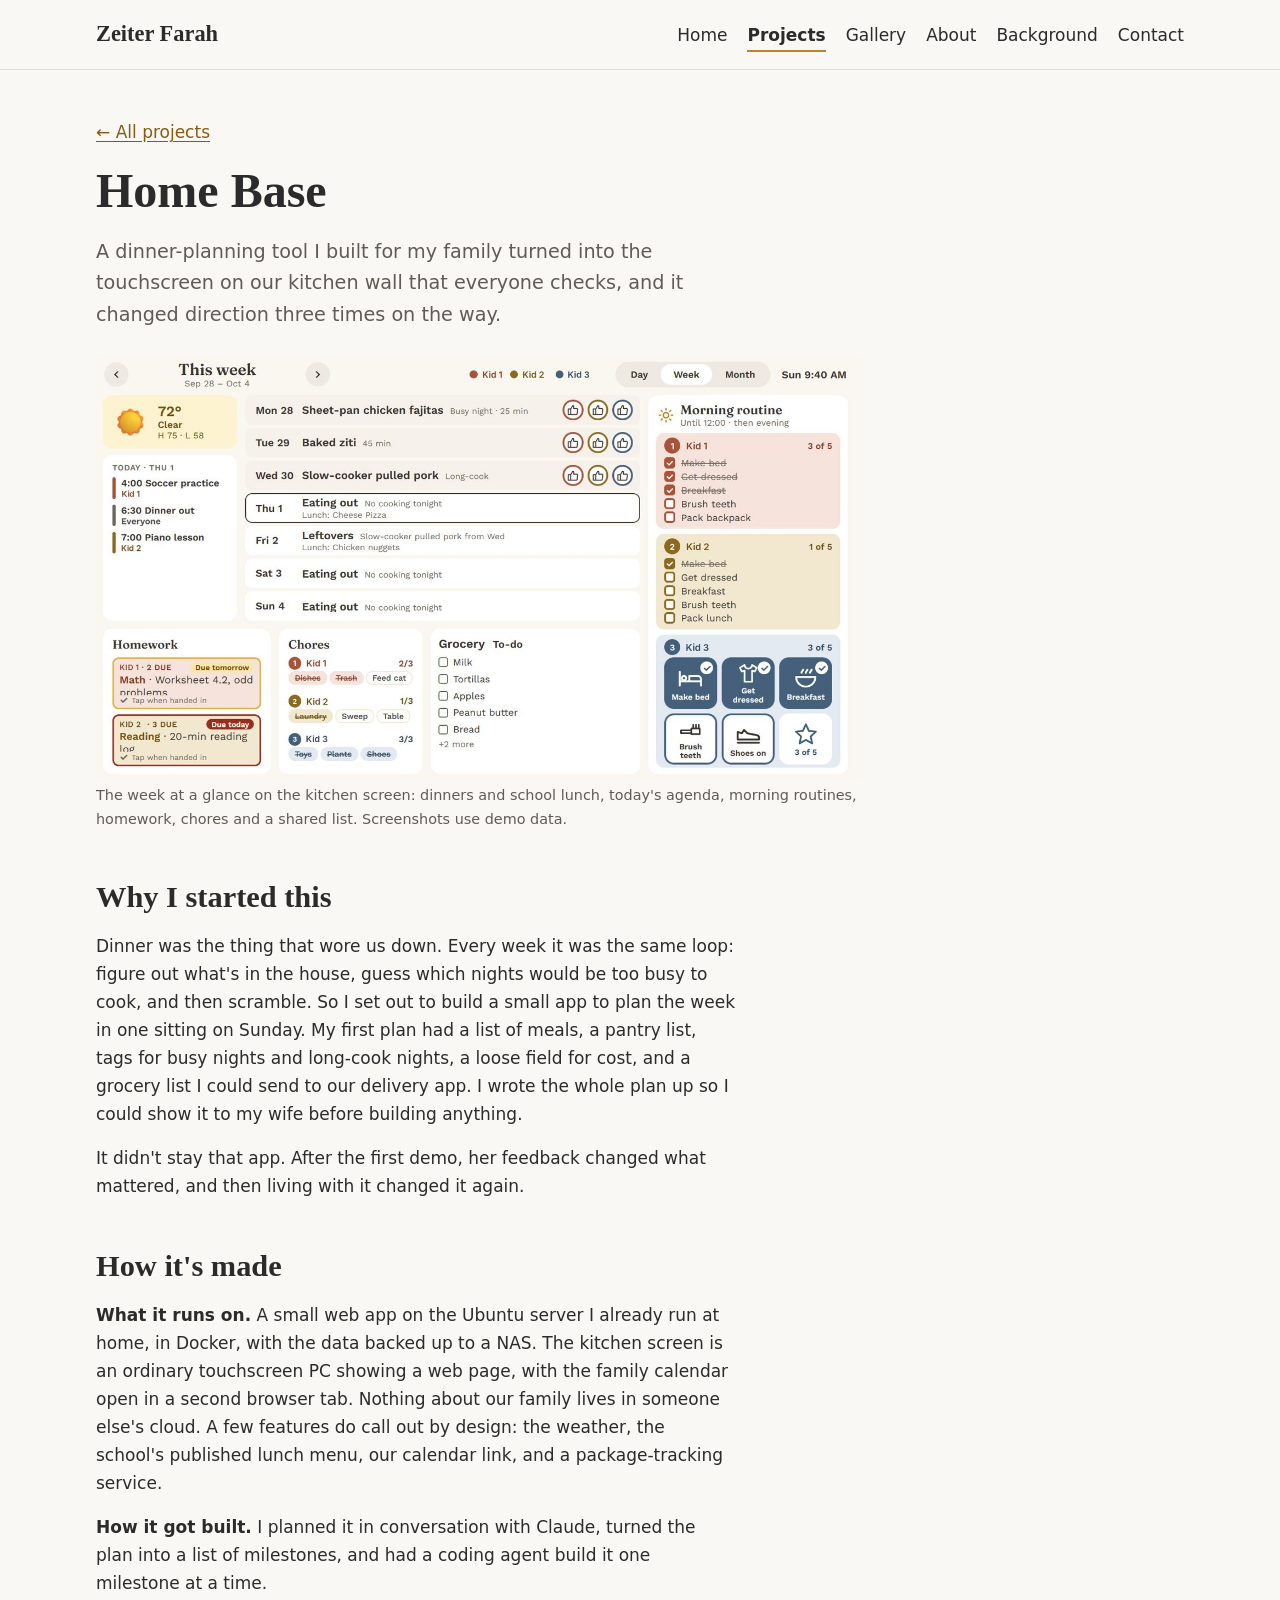
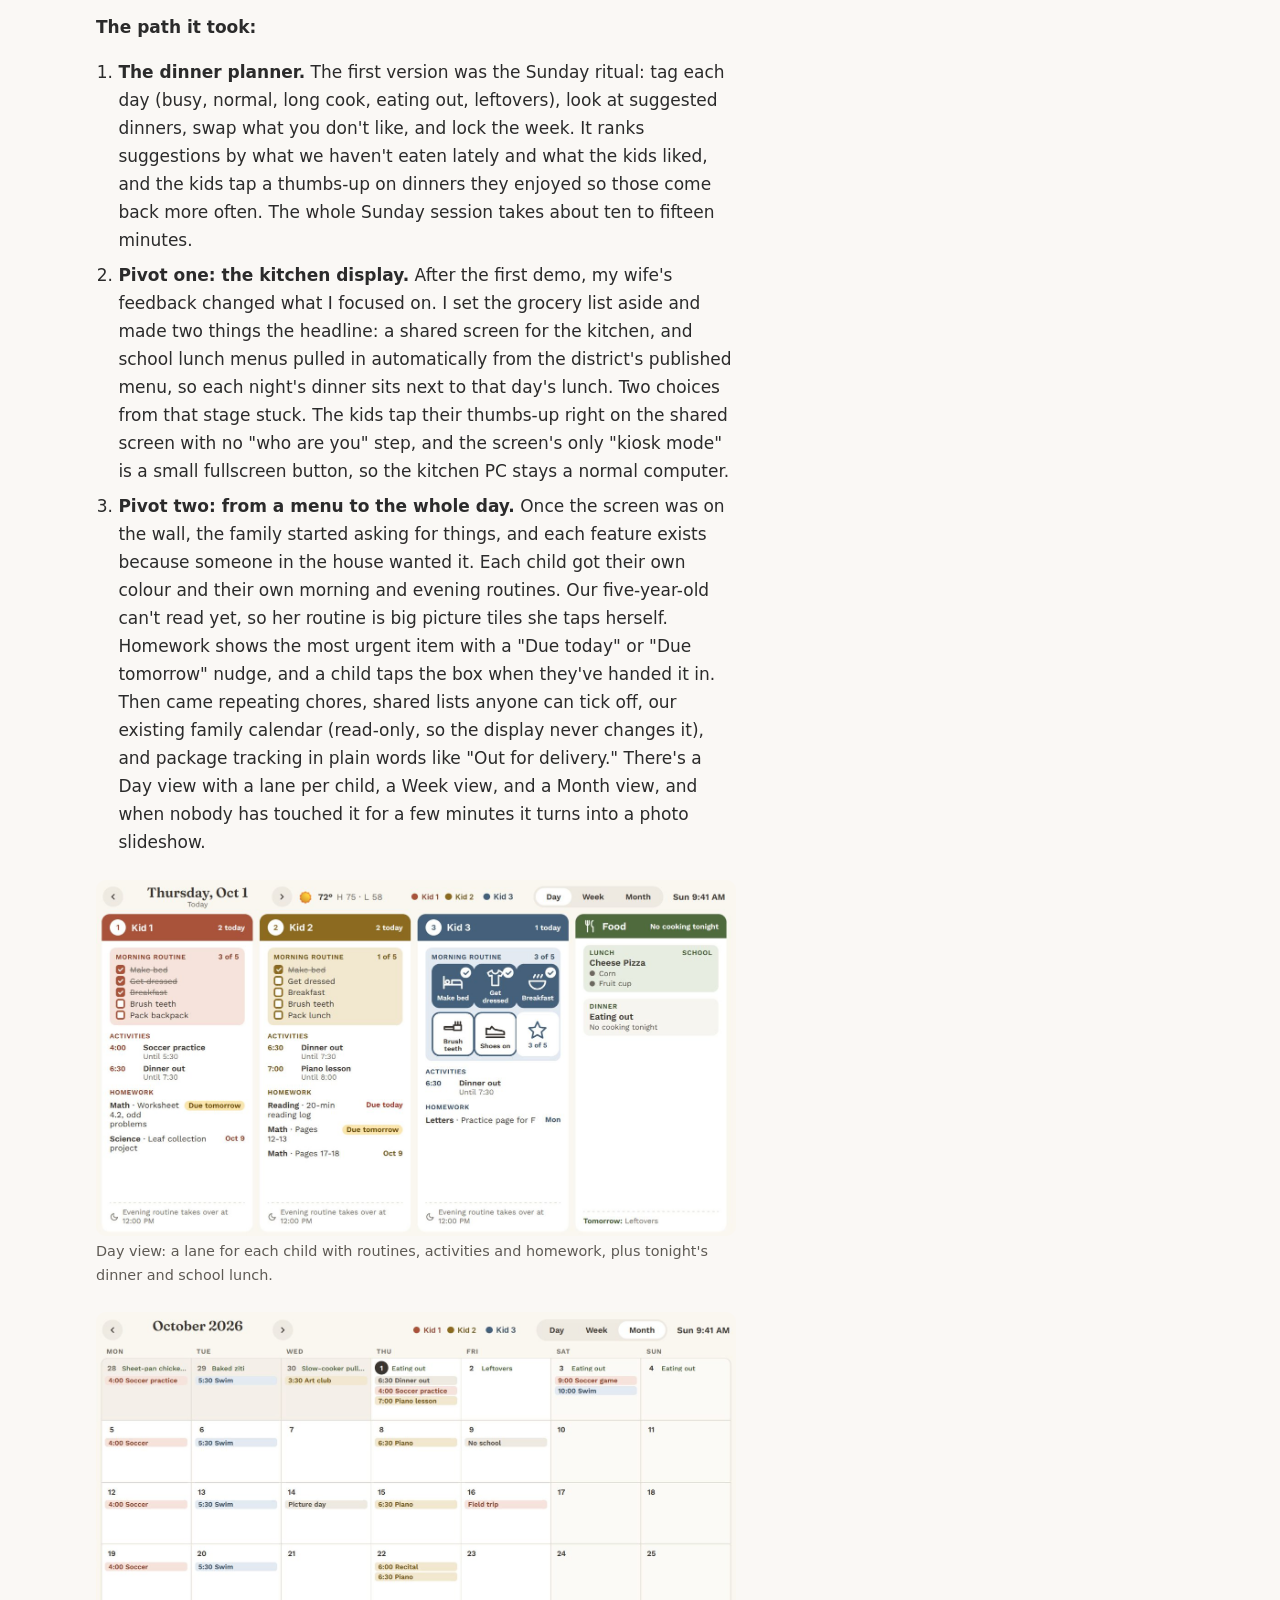
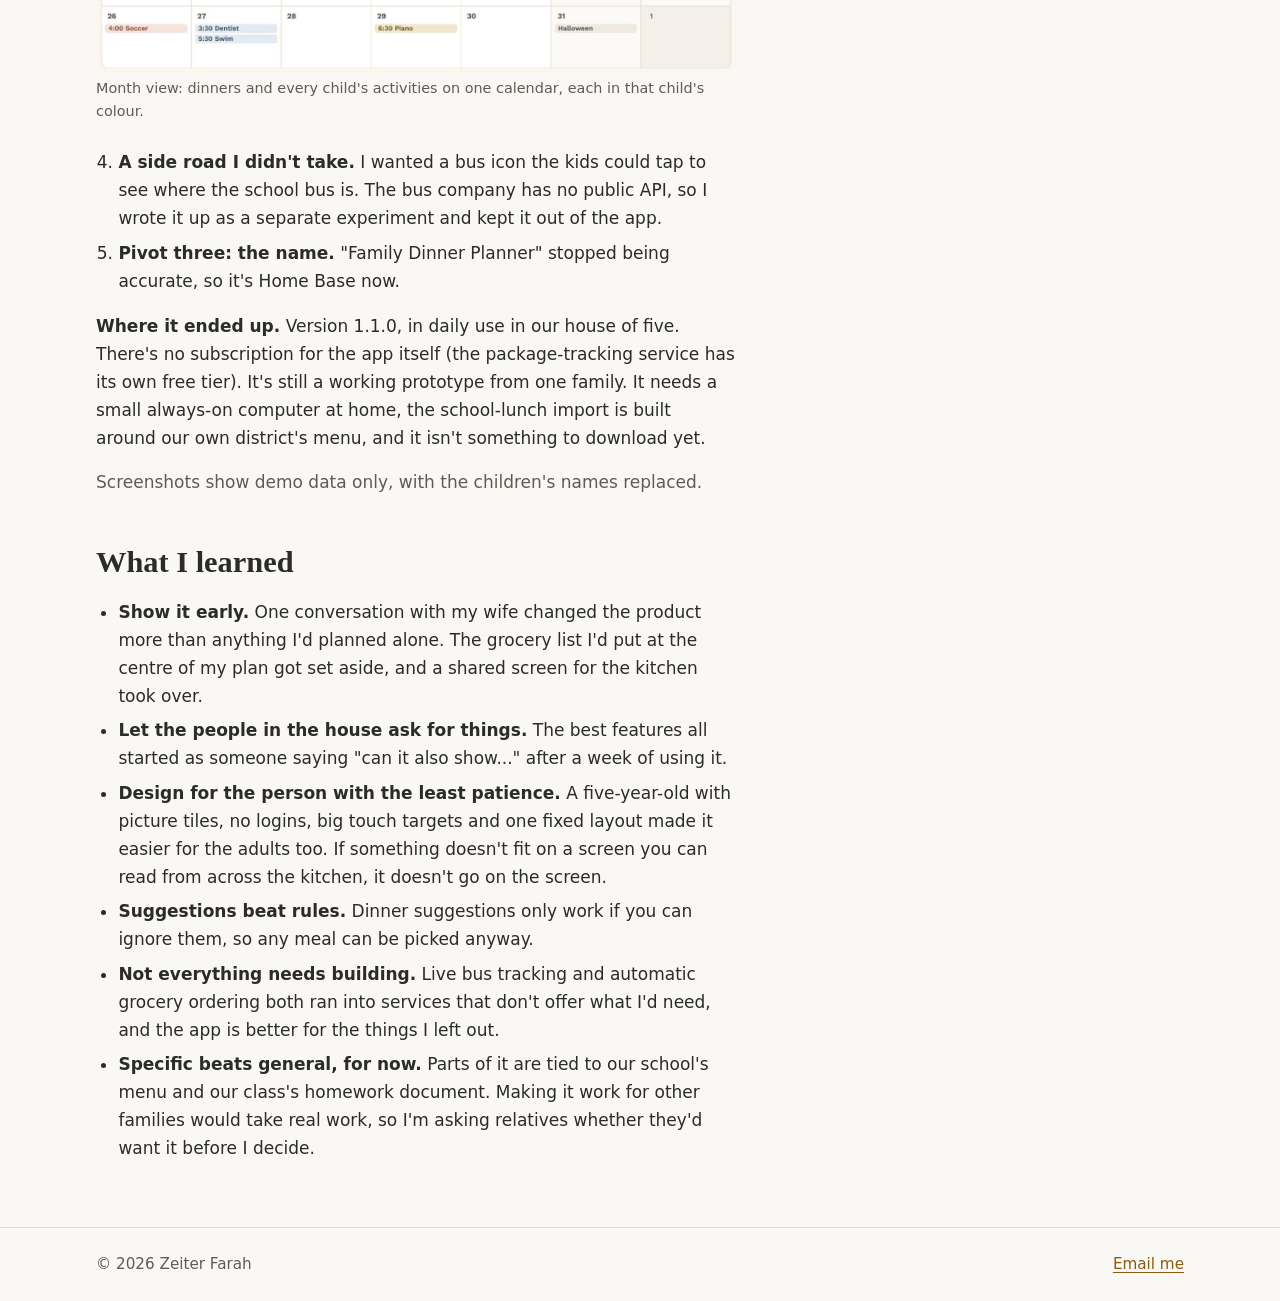
<file: projects/family-dinner-planner.html>
<!doctype html>
<html lang="en">
<head>
  <meta charset="utf-8">
  <meta name="viewport" content="width=device-width, initial-scale=1">
  <title>Home Base | Zeiter Farah</title>
  <meta name="description" content="A dinner-planning tool I built for my family turned into the touchscreen on our kitchen wall that everyone checks, and it changed direction three times on the way.">
  <meta property="og:type" content="website">
  <meta property="og:site_name" content="Zeiter Farah">
  <meta property="og:title" content="Home Base | Zeiter Farah">
  <meta property="og:description" content="A dinner-planning tool I built for my family turned into the touchscreen on our kitchen wall that everyone checks, and it changed direction three times on the way.">
  <meta property="og:url" content="https://zeiterfarah.com/projects/family-dinner-planner.html">
  <meta name="twitter:card" content="summary">
  <meta name="twitter:title" content="Home Base | Zeiter Farah">
  <meta name="twitter:description" content="A dinner-planning tool I built for my family turned into the touchscreen on our kitchen wall that everyone checks, and it changed direction three times on the way.">
  <meta name="theme-color" content="#c38225">
  <link rel="icon" href="../assets/favicon/favicon.svg" type="image/svg+xml">
  <link rel="stylesheet" href="../css/styles.css">
</head>
<body>
  <a class="skip-link" href="#main">Skip to content</a>
  <header class="site-header">
    <div class="container">
      <a class="site-name" href="../index.html">Zeiter Farah</a>
      <button class="nav-toggle" type="button" aria-expanded="false" aria-controls="site-nav">Menu</button>
      <nav class="site-nav" id="site-nav" aria-label="Main">
        <ul>
          <li><a href="../index.html">Home</a></li>
          <li><a href="../projects/index.html" aria-current="page">Projects</a></li>
          <li><a href="../gallery.html">Gallery</a></li>
          <li><a href="../about.html">About</a></li>
          <li><a href="../background.html">Background</a></li>
          <li><a href="../contact.html">Contact</a></li>
        </ul>
      </nav>
    </div>
  </header>

  <main id="main">
    <article class="container section">
      <p><a href="index.html">&larr; All projects</a></p>
      <h1>Home Base</h1>
      <p class="lede prose">A dinner-planning tool I built for my family turned into the touchscreen on our kitchen wall that everyone checks, and it changed direction three times on the way.</p>
      <figure class="project-hero">
        <img src="../assets/img/projects/family-dinner-planner/week-view.jpg" alt="Screenshot of a touchscreen week view. At top left is the weather, clear and 72 degrees. Beside it are seven days of dinners with three thumbs-up buttons on the first three nights, one for each child, shown as Kid 1, Kid 2 and Kid 3. On the right are three colour-coded morning routine checklists, the last made of large picture tiles. Along the bottom are homework with due dates, chores and a grocery list." width="1400" height="775" loading="lazy">
        <figcaption>The week at a glance on the kitchen screen: dinners and school lunch, today's agenda, morning routines, homework, chores and a shared list. Screenshots use demo data.</figcaption>
      </figure>

      <div class="prose story">
        <h2>Why I started this</h2>
        <p>Dinner was the thing that wore us down. Every week it was the same loop: figure out what's in the house, guess which nights would be too busy to cook, and then scramble. So I set out to build a small app to plan the week in one sitting on Sunday. My first plan had a list of meals, a pantry list, tags for busy nights and long-cook nights, a loose field for cost, and a grocery list I could send to our delivery app. I wrote the whole plan up so I could show it to my wife before building anything.</p>
        <p>It didn't stay that app. After the first demo, her feedback changed what mattered, and then living with it changed it again.</p>

        <h2>How it's made</h2>
        <p><strong>What it runs on.</strong> A small web app on the Ubuntu server I already run at home, in Docker, with the data backed up to a NAS. The kitchen screen is an ordinary touchscreen PC showing a web page, with the family calendar open in a second browser tab. Nothing about our family lives in someone else's cloud. A few features do call out by design: the weather, the school's published lunch menu, our calendar link, and a package-tracking service.</p>
        <p><strong>How it got built.</strong> I planned it in conversation with Claude, turned the plan into a list of milestones, and had a coding agent build it one milestone at a time.</p>
        <p><strong>The path it took:</strong></p>
        <ol>
          <li><strong>The dinner planner.</strong> The first version was the Sunday ritual: tag each day (busy, normal, long cook, eating out, leftovers), look at suggested dinners, swap what you don't like, and lock the week. It ranks suggestions by what we haven't eaten lately and what the kids liked, and the kids tap a thumbs-up on dinners they enjoyed so those come back more often. The whole Sunday session takes about ten to fifteen minutes.</li>
          <li><strong>Pivot one: the kitchen display.</strong> After the first demo, my wife's feedback changed what I focused on. I set the grocery list aside and made two things the headline: a shared screen for the kitchen, and school lunch menus pulled in automatically from the district's published menu, so each night's dinner sits next to that day's lunch. Two choices from that stage stuck. The kids tap their thumbs-up right on the shared screen with no "who are you" step, and the screen's only "kiosk mode" is a small fullscreen button, so the kitchen PC stays a normal computer.</li>
          <li><strong>Pivot two: from a menu to the whole day.</strong> Once the screen was on the wall, the family started asking for things, and each feature exists because someone in the house wanted it. Each child got their own colour and their own morning and evening routines. Our five-year-old can't read yet, so her routine is big picture tiles she taps herself. Homework shows the most urgent item with a "Due today" or "Due tomorrow" nudge, and a child taps the box when they've handed it in. Then came repeating chores, shared lists anyone can tick off, our existing family calendar (read-only, so the display never changes it), and package tracking in plain words like "Out for delivery." There's a Day view with a lane per child, a Week view, and a Month view, and when nobody has touched it for a few minutes it turns into a photo slideshow.</li>
        </ol>
      </div>
      <figure class="story-figure">
        <img src="../assets/img/projects/family-dinner-planner/day-view.jpg" alt="Screenshot of a touchscreen day view for Thursday, October 1. Three coloured columns labelled Kid 1, Kid 2 and Kid 3 each show a morning routine, activities and homework with 'Due today' or 'Due tomorrow' tags. A green column on the right shows school lunch, cheese pizza, and dinner, eating out." width="1400" height="779" loading="lazy">
        <figcaption>Day view: a lane for each child with routines, activities and homework, plus tonight's dinner and school lunch.</figcaption>
      </figure>

      <figure class="story-figure">
        <img src="../assets/img/projects/family-dinner-planner/month-view.jpg" alt="Screenshot of an October 2026 calendar grid with a meal name at the top of each day and coloured event bars for soccer, swim, piano, an art club, a dentist visit and Halloween. A key at the top shows three colours for Kid 1, Kid 2 and Kid 3." width="1400" height="789" loading="lazy">
        <figcaption>Month view: dinners and every child's activities on one calendar, each in that child's colour.</figcaption>
      </figure>

      <div class="prose story">
        <ol start="4">
          <li><strong>A side road I didn't take.</strong> I wanted a bus icon the kids could tap to see where the school bus is. The bus company has no public API, so I wrote it up as a separate experiment and kept it out of the app.</li>
          <li><strong>Pivot three: the name.</strong> "Family Dinner Planner" stopped being accurate, so it's Home Base now.</li>
        </ol>
        <p><strong>Where it ended up.</strong> Version 1.1.0, in daily use in our house of five. There's no subscription for the app itself (the package-tracking service has its own free tier). It's still a working prototype from one family. It needs a small always-on computer at home, the school-lunch import is built around our own district's menu, and it isn't something to download yet.</p>
        <p class="muted">Screenshots show demo data only, with the children's names replaced.</p>

        <h2>What I learned</h2>
        <ul>
          <li><strong>Show it early.</strong> One conversation with my wife changed the product more than anything I'd planned alone. The grocery list I'd put at the centre of my plan got set aside, and a shared screen for the kitchen took over.</li>
          <li><strong>Let the people in the house ask for things.</strong> The best features all started as someone saying "can it also show..." after a week of using it.</li>
          <li><strong>Design for the person with the least patience.</strong> A five-year-old with picture tiles, no logins, big touch targets and one fixed layout made it easier for the adults too. If something doesn't fit on a screen you can read from across the kitchen, it doesn't go on the screen.</li>
          <li><strong>Suggestions beat rules.</strong> Dinner suggestions only work if you can ignore them, so any meal can be picked anyway.</li>
          <li><strong>Not everything needs building.</strong> Live bus tracking and automatic grocery ordering both ran into services that don't offer what I'd need, and the app is better for the things I left out.</li>
          <li><strong>Specific beats general, for now.</strong> Parts of it are tied to our school's menu and our class's homework document. Making it work for other families would take real work, so I'm asking relatives whether they'd want it before I decide.</li>
        </ul>
      </div>
    </article>
  </main>

  <footer class="site-footer">
    <div class="container">
      <p>&copy; 2026 Zeiter Farah</p>
      <p><span data-email data-email-label="Email me">zeiter [dot] farah [at] gmail [dot] com</span></p>
    </div>
  </footer>
  <script src="../js/main.js"></script>
</body>
</html>
</file>
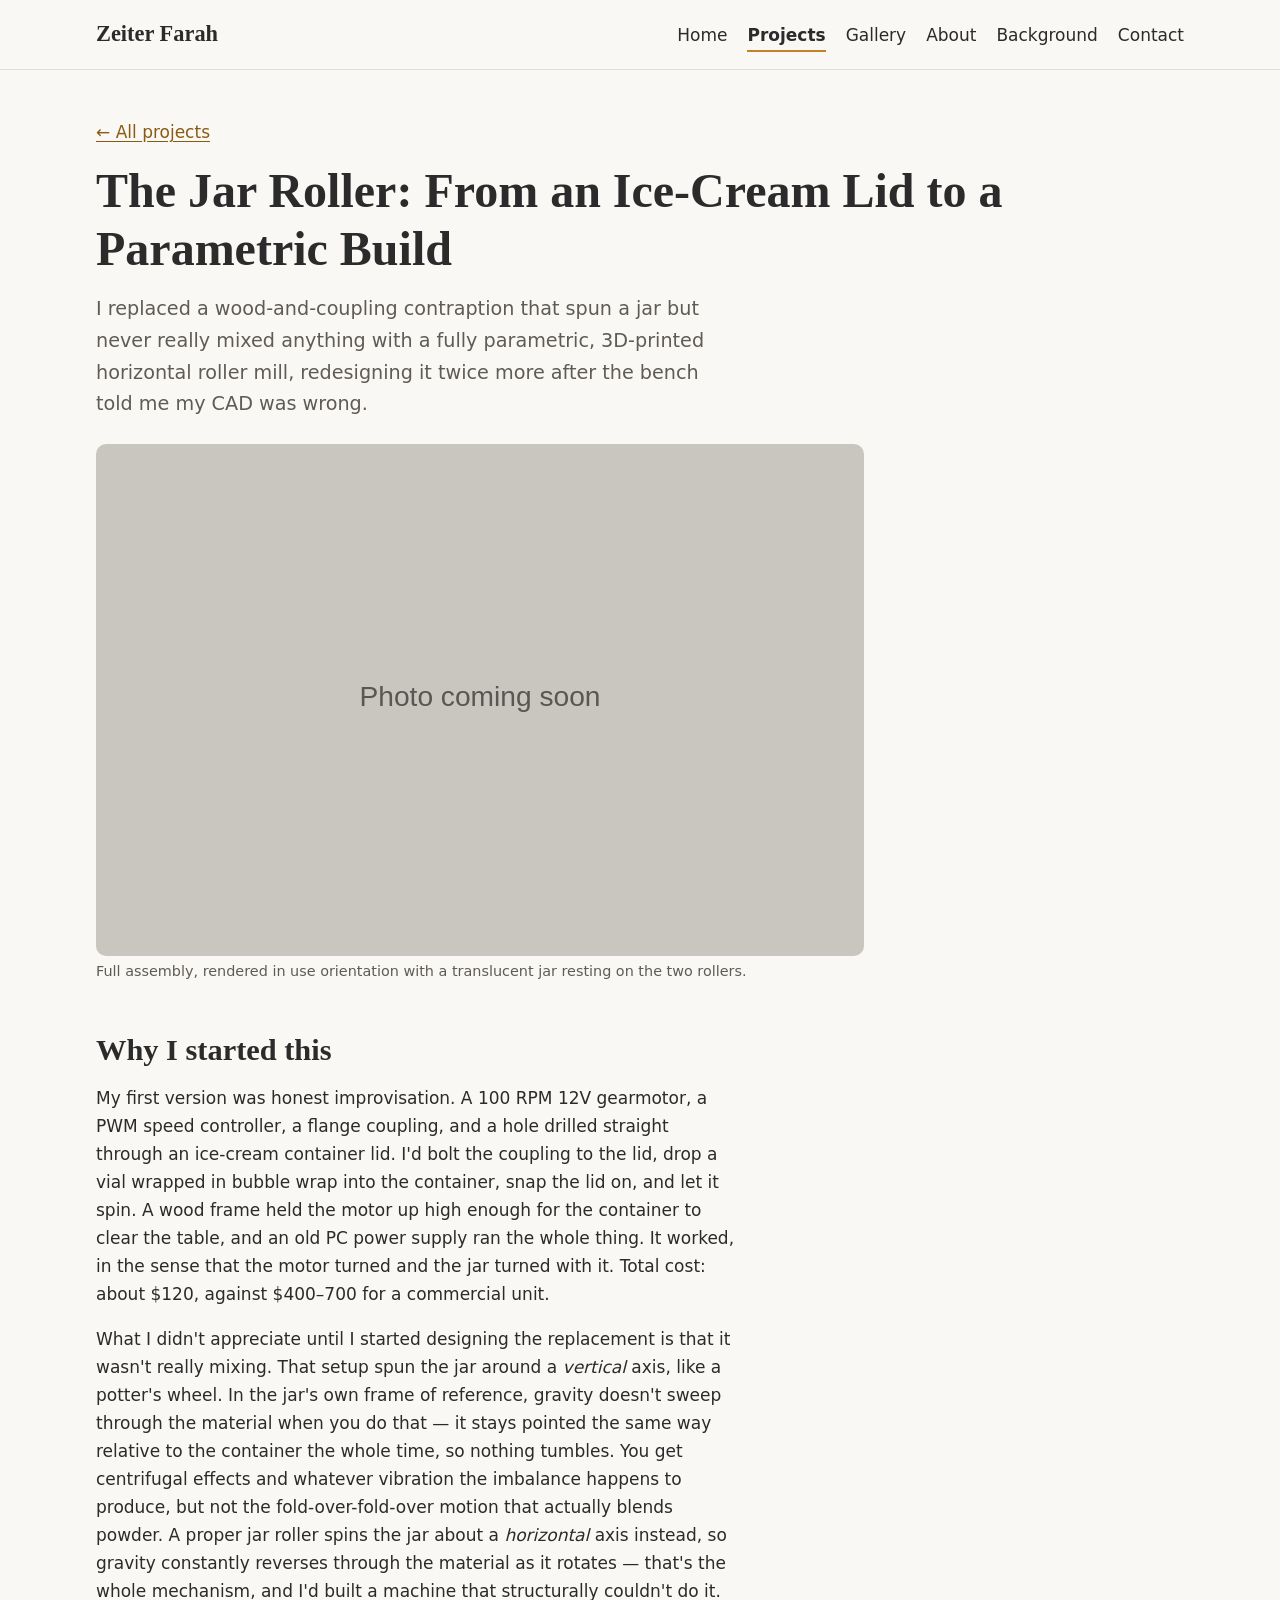
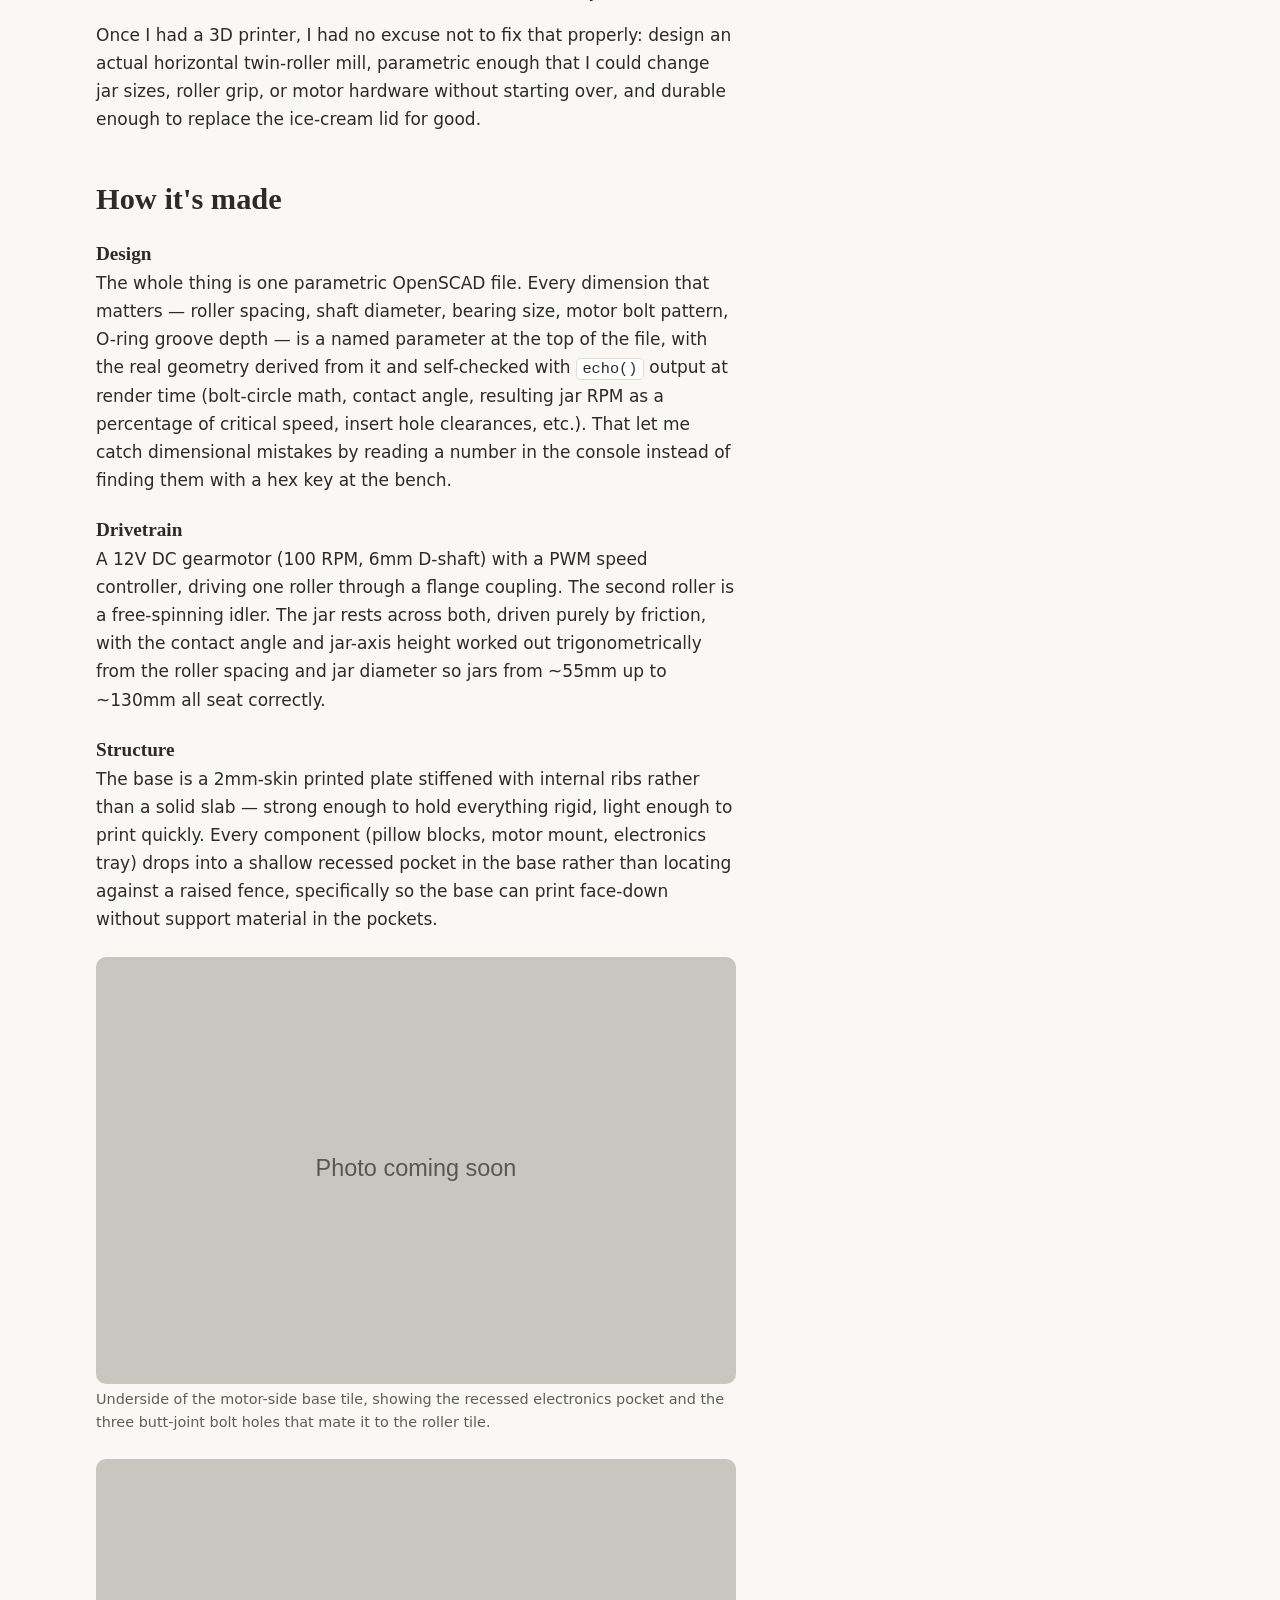
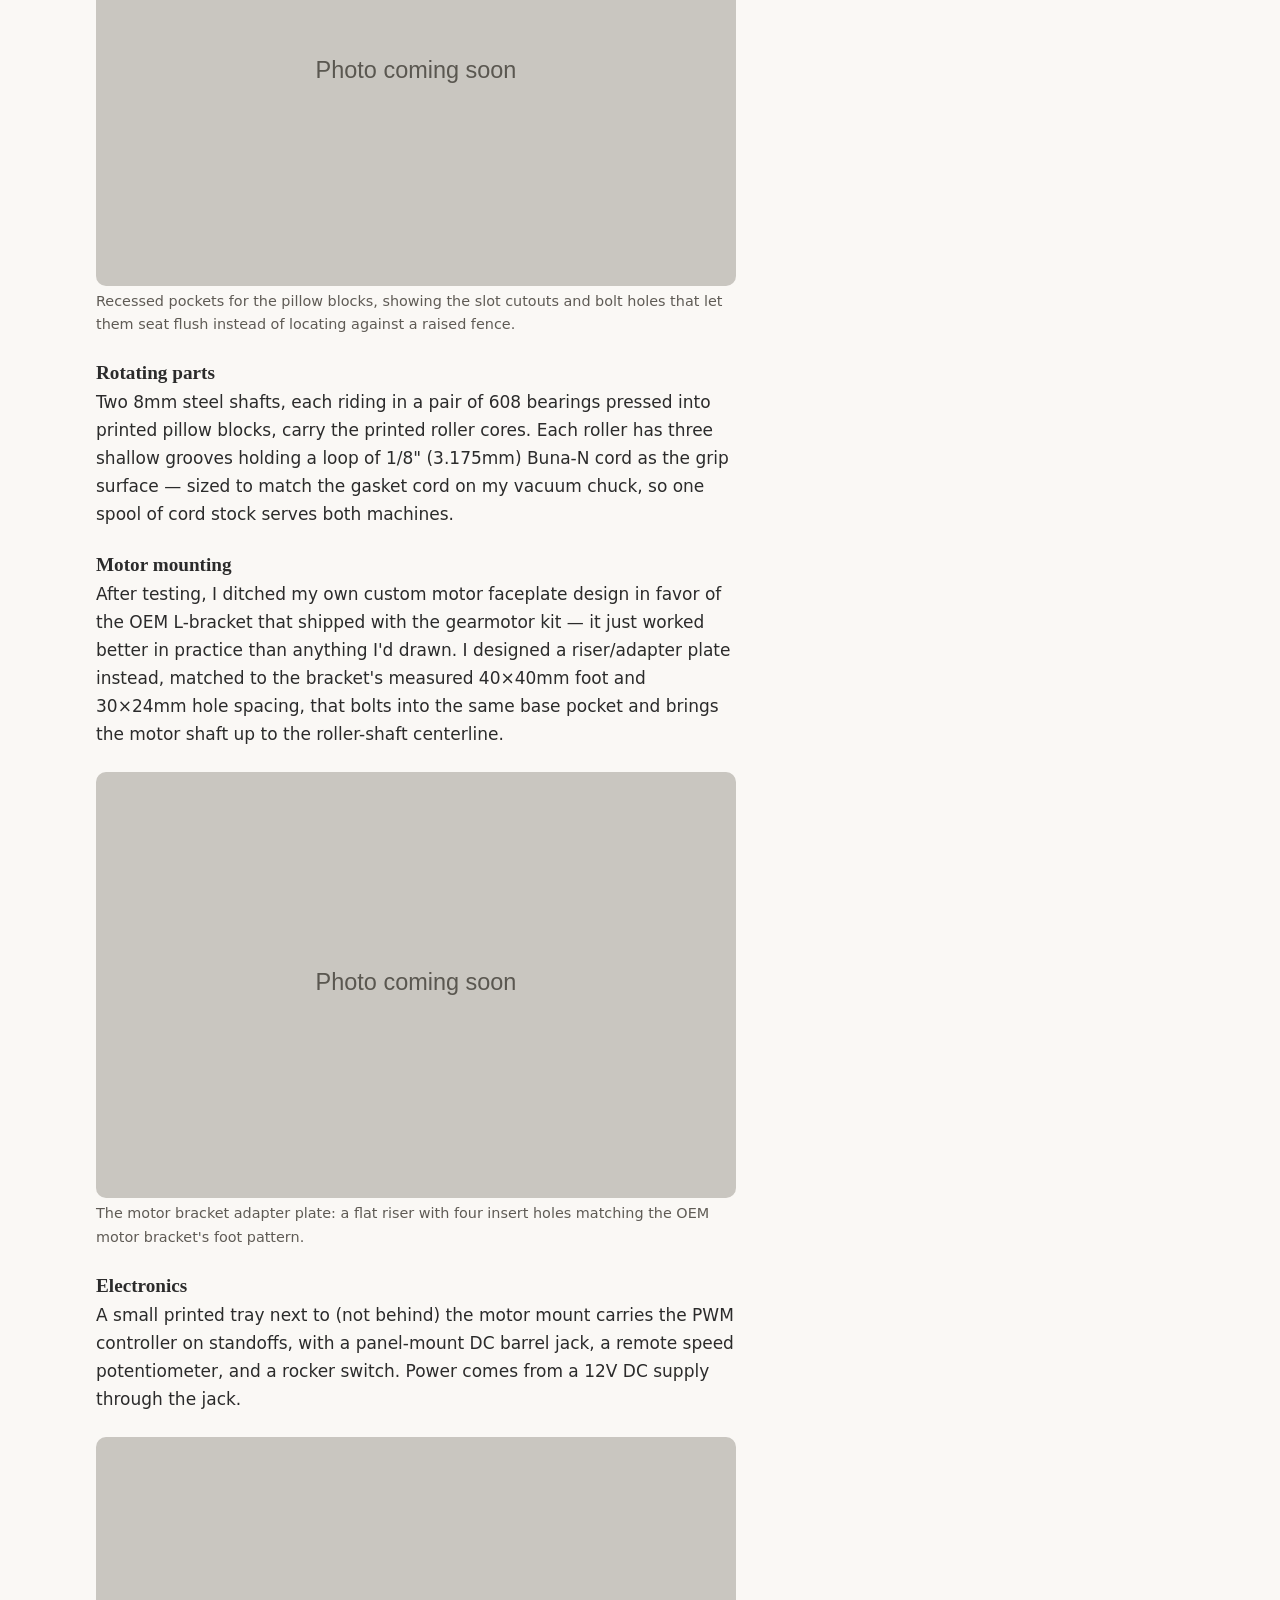
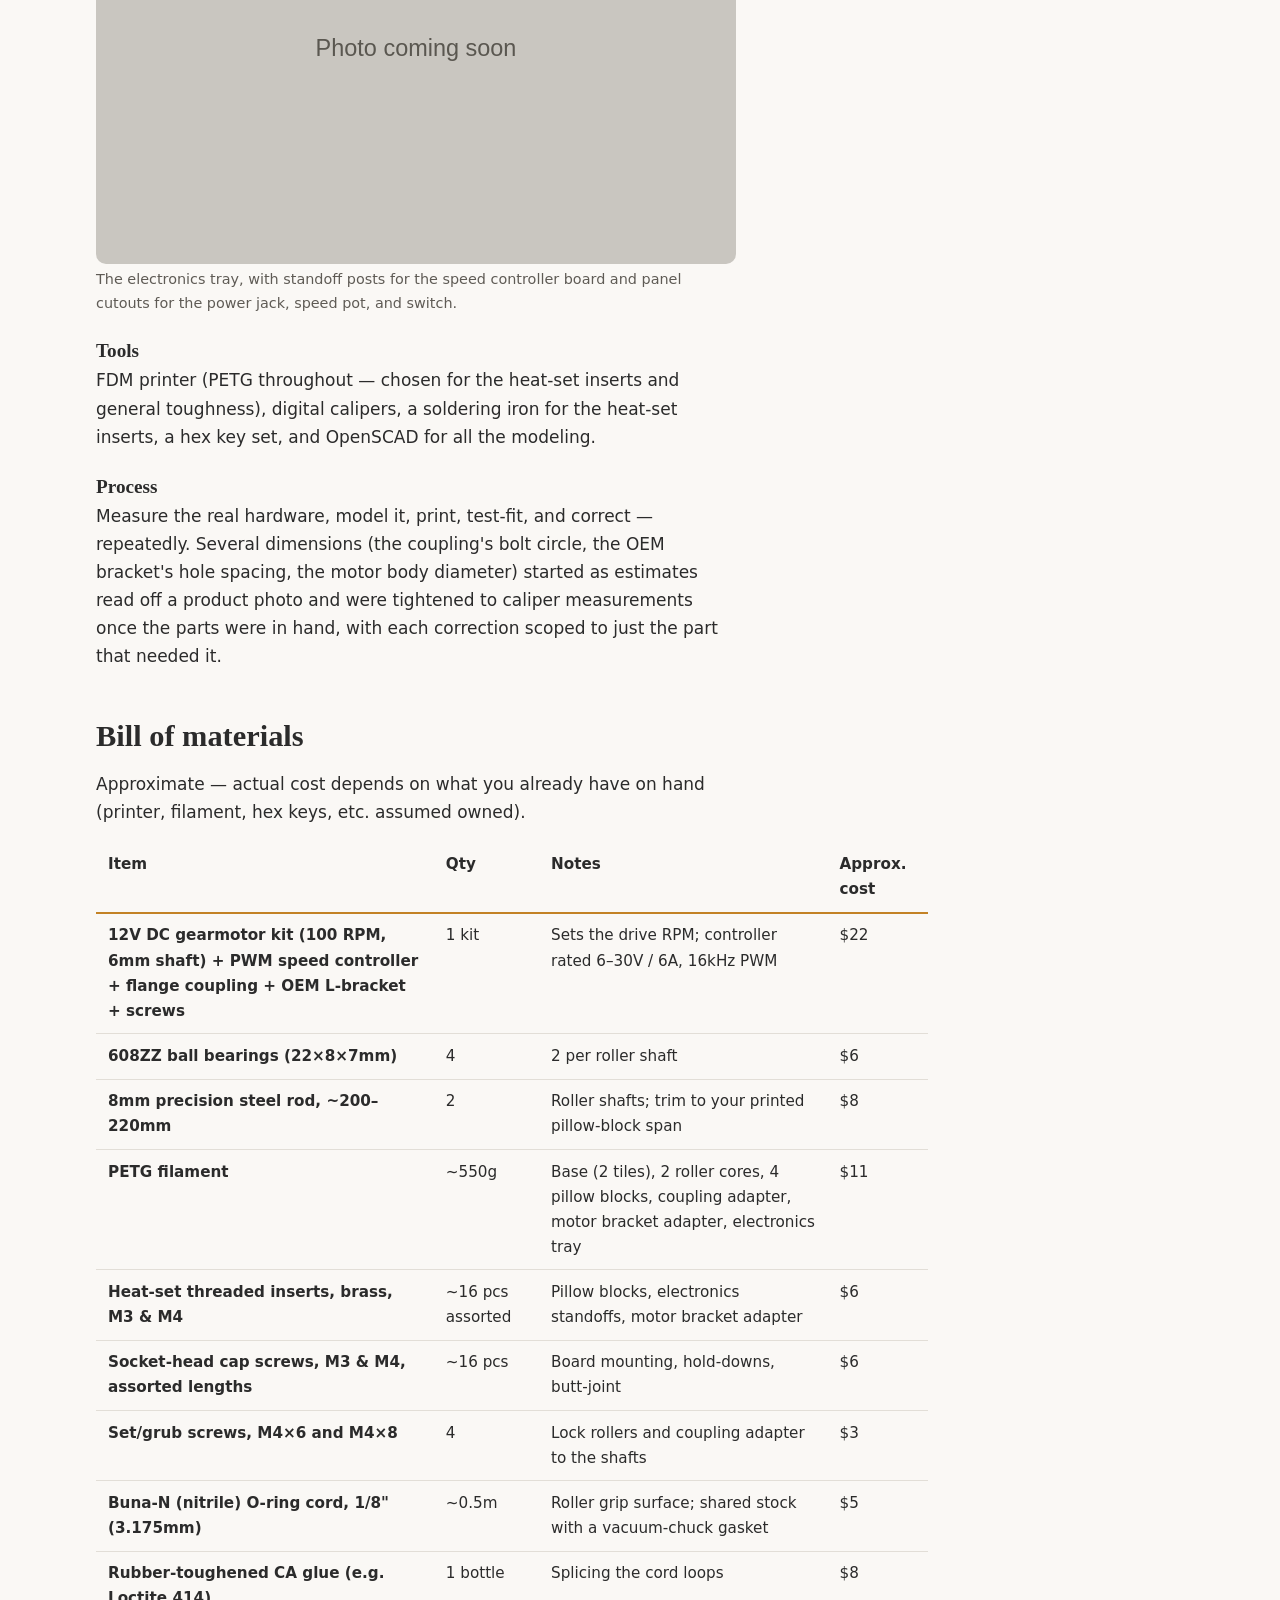
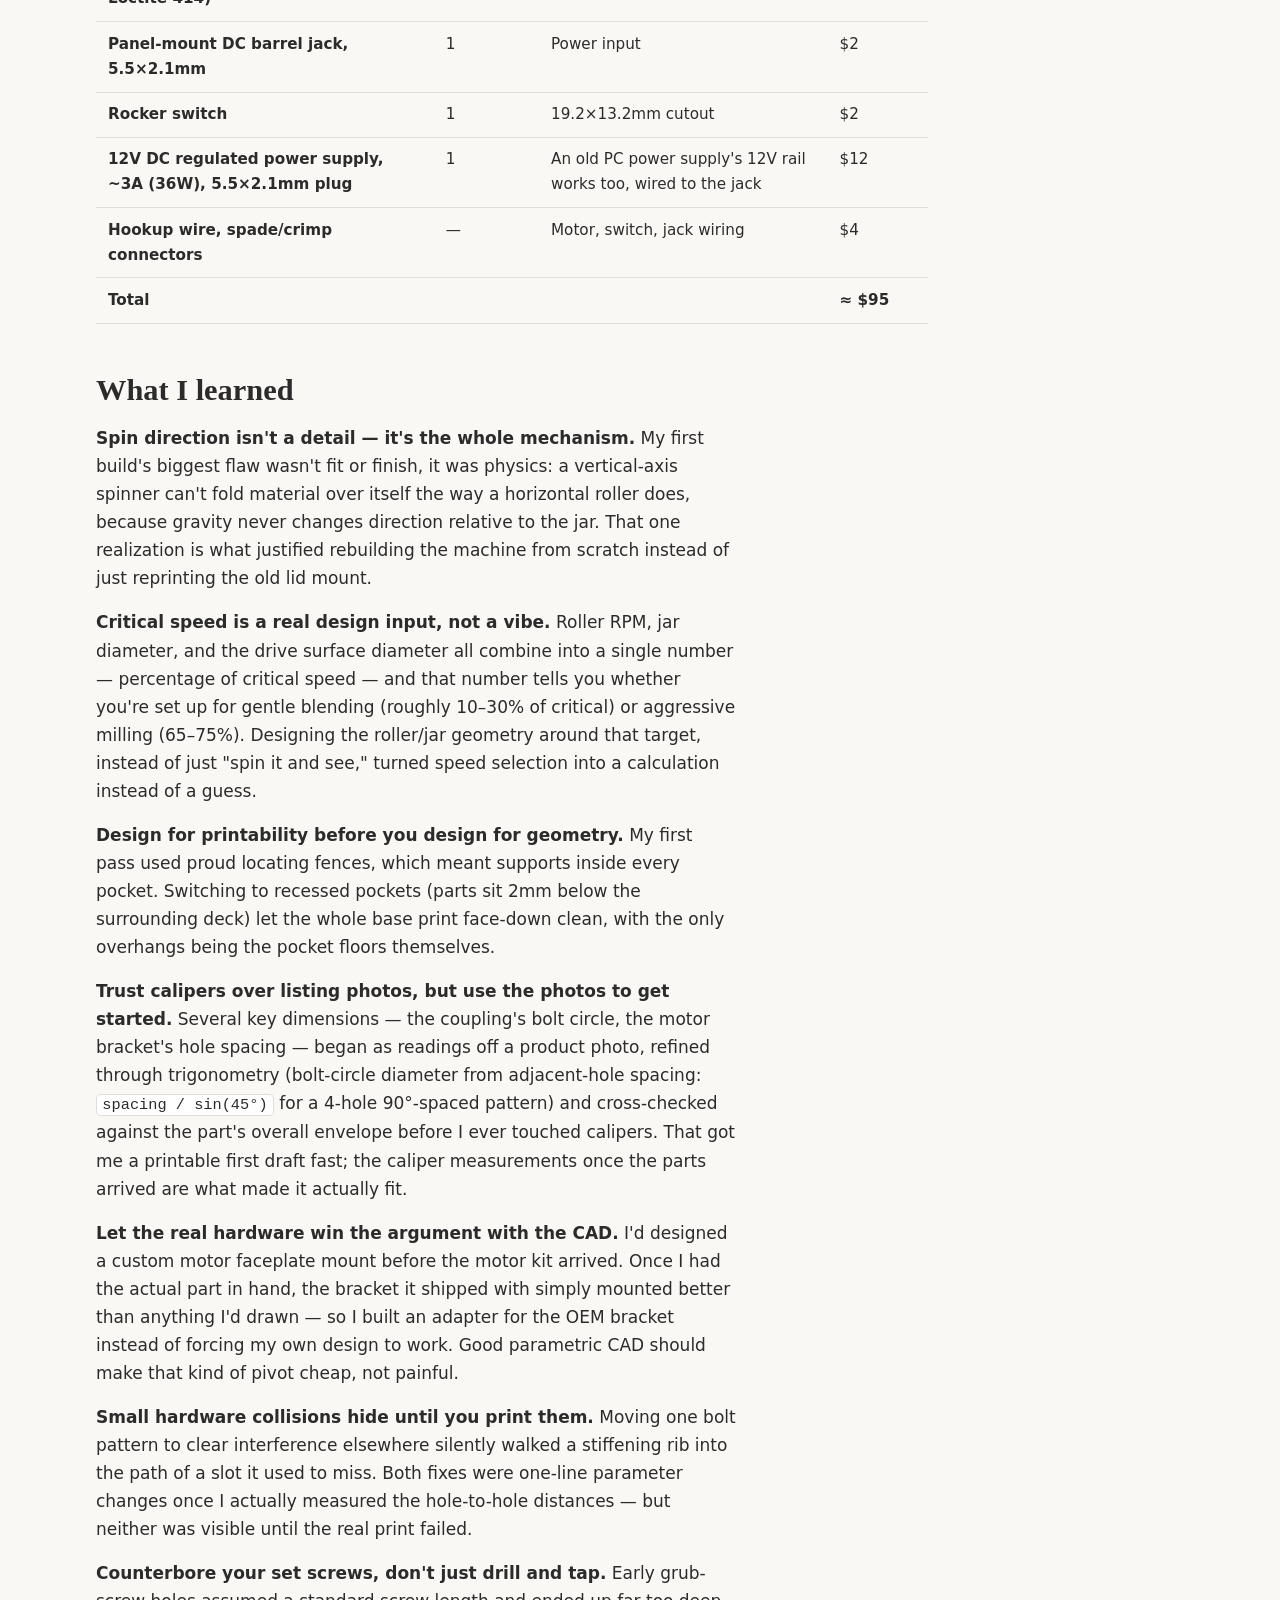
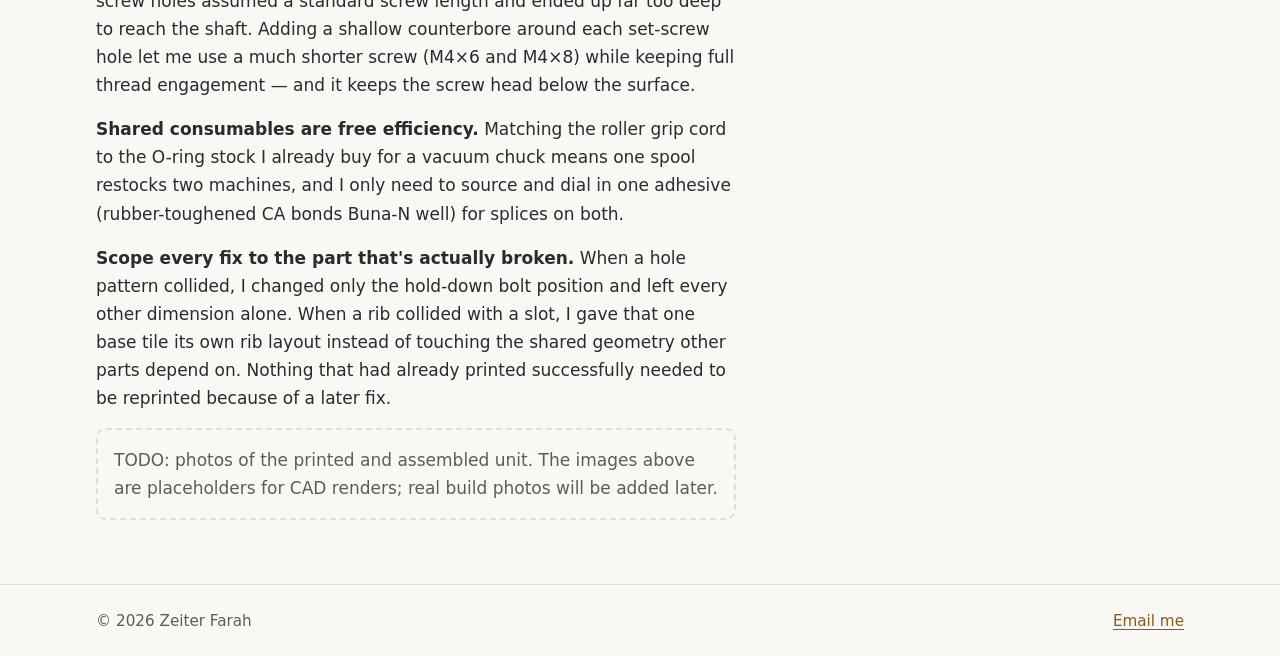
<file: projects/tumbler.html>
<!doctype html>
<html lang="en">
<head>
  <meta charset="utf-8">
  <meta name="viewport" content="width=device-width, initial-scale=1">
  <title>The Jar Roller: From an Ice-Cream Lid to a Parametric Build | Zeiter Farah</title>
  <meta name="description" content="I replaced a wood-and-coupling contraption that spun a jar but never really mixed anything with a fully parametric, 3D-printed horizontal roller mill, redesigning it twice more after the bench told me my CAD was wrong.">
  <meta property="og:type" content="website">
  <meta property="og:site_name" content="Zeiter Farah">
  <meta property="og:title" content="The Jar Roller: From an Ice-Cream Lid to a Parametric Build | Zeiter Farah">
  <meta property="og:description" content="I replaced a wood-and-coupling contraption that spun a jar but never really mixed anything with a fully parametric, 3D-printed horizontal roller mill, redesigning it twice more after the bench told me my CAD was wrong.">
  <meta property="og:url" content="https://zeiterfarah.com/projects/tumbler.html">
  <meta name="twitter:card" content="summary">
  <meta name="twitter:title" content="The Jar Roller: From an Ice-Cream Lid to a Parametric Build | Zeiter Farah">
  <meta name="twitter:description" content="I replaced a wood-and-coupling contraption that spun a jar but never really mixed anything with a fully parametric, 3D-printed horizontal roller mill, redesigning it twice more after the bench told me my CAD was wrong.">
  <meta name="theme-color" content="#c38225">
  <link rel="icon" href="../assets/favicon/favicon.svg" type="image/svg+xml">
  <link rel="stylesheet" href="../css/styles.css">
</head>
<body>
  <a class="skip-link" href="#main">Skip to content</a>
  <header class="site-header">
    <div class="container">
      <a class="site-name" href="../index.html">Zeiter Farah</a>
      <button class="nav-toggle" type="button" aria-expanded="false" aria-controls="site-nav">Menu</button>
      <nav class="site-nav" id="site-nav" aria-label="Main">
        <ul>
          <li><a href="../index.html">Home</a></li>
          <li><a href="../projects/index.html" aria-current="page">Projects</a></li>
          <li><a href="../gallery.html">Gallery</a></li>
          <li><a href="../about.html">About</a></li>
          <li><a href="../background.html">Background</a></li>
          <li><a href="../contact.html">Contact</a></li>
        </ul>
      </nav>
    </div>
  </header>

  <main id="main">
    <article class="container section">
      <p><a href="index.html">&larr; All projects</a></p>
      <h1>The Jar Roller: From an Ice-Cream Lid to a Parametric Build</h1>
      <p class="lede prose">I replaced a wood-and-coupling contraption that spun a jar but never really mixed anything with a fully parametric, 3D-printed horizontal roller mill, redesigning it twice more after the bench told me my CAD was wrong.</p>
      <figure class="project-hero">
        <img src="../assets/img/placeholder.svg" alt="TODO placeholder: full assembly render" width="1200" height="800" loading="lazy">
        <figcaption>Full assembly, rendered in use orientation with a translucent jar resting on the two rollers.</figcaption>
      </figure>

      <div class="prose story">
        <h2>Why I started this</h2>
        <p>My first version was honest improvisation. A 100 RPM 12V gearmotor, a PWM speed controller, a flange coupling, and a hole drilled straight through an ice-cream container lid. I'd bolt the coupling to the lid, drop a vial wrapped in bubble wrap into the container, snap the lid on, and let it spin. A wood frame held the motor up high enough for the container to clear the table, and an old PC power supply ran the whole thing. It worked, in the sense that the motor turned and the jar turned with it. Total cost: about $120, against $400&ndash;700 for a commercial unit.</p>
        <p>What I didn't appreciate until I started designing the replacement is that it wasn't really mixing. That setup spun the jar around a <em>vertical</em> axis, like a potter's wheel. In the jar's own frame of reference, gravity doesn't sweep through the material when you do that &mdash; it stays pointed the same way relative to the container the whole time, so nothing tumbles. You get centrifugal effects and whatever vibration the imbalance happens to produce, but not the fold-over-fold-over motion that actually blends powder. A proper jar roller spins the jar about a <em>horizontal</em> axis instead, so gravity constantly reverses through the material as it rotates &mdash; that's the whole mechanism, and I'd built a machine that structurally couldn't do it.</p>
        <p>Once I had a 3D printer, I had no excuse not to fix that properly: design an actual horizontal twin-roller mill, parametric enough that I could change jar sizes, roller grip, or motor hardware without starting over, and durable enough to replace the ice-cream lid for good.</p>

        <h2>How it's made</h2>
        <h3>Design</h3>
        <p>The whole thing is one parametric OpenSCAD file. Every dimension that matters &mdash; roller spacing, shaft diameter, bearing size, motor bolt pattern, O-ring groove depth &mdash; is a named parameter at the top of the file, with the real geometry derived from it and self-checked with <code>echo()</code> output at render time (bolt-circle math, contact angle, resulting jar RPM as a percentage of critical speed, insert hole clearances, etc.). That let me catch dimensional mistakes by reading a number in the console instead of finding them with a hex key at the bench.</p>
        <h3>Drivetrain</h3>
        <p>A 12V DC gearmotor (100 RPM, 6mm D-shaft) with a PWM speed controller, driving one roller through a flange coupling. The second roller is a free-spinning idler. The jar rests across both, driven purely by friction, with the contact angle and jar-axis height worked out trigonometrically from the roller spacing and jar diameter so jars from ~55mm up to ~130mm all seat correctly.</p>
        <h3>Structure</h3>
        <p>The base is a 2mm-skin printed plate stiffened with internal ribs rather than a solid slab &mdash; strong enough to hold everything rigid, light enough to print quickly. Every component (pillow blocks, motor mount, electronics tray) drops into a shallow recessed pocket in the base rather than locating against a raised fence, specifically so the base can print face-down without support material in the pockets.</p>
      </div>
      <figure class="story-figure">
        <img src="../assets/img/placeholder.svg" alt="TODO placeholder: underside of the motor-side base tile" width="1200" height="800" loading="lazy">
        <figcaption>Underside of the motor-side base tile, showing the recessed electronics pocket and the three butt-joint bolt holes that mate it to the roller tile.</figcaption>
      </figure>

      <figure class="story-figure">
        <img src="../assets/img/placeholder.svg" alt="TODO placeholder: recessed pillow block pockets in the base" width="1200" height="800" loading="lazy">
        <figcaption>Recessed pockets for the pillow blocks, showing the slot cutouts and bolt holes that let them seat flush instead of locating against a raised fence.</figcaption>
      </figure>

      <div class="prose story">
        <h3>Rotating parts</h3>
        <p>Two 8mm steel shafts, each riding in a pair of 608 bearings pressed into printed pillow blocks, carry the printed roller cores. Each roller has three shallow grooves holding a loop of 1/8&quot; (3.175mm) Buna-N cord as the grip surface &mdash; sized to match the gasket cord on my vacuum chuck, so one spool of cord stock serves both machines.</p>
        <h3>Motor mounting</h3>
        <p>After testing, I ditched my own custom motor faceplate design in favor of the OEM L-bracket that shipped with the gearmotor kit &mdash; it just worked better in practice than anything I'd drawn. I designed a riser/adapter plate instead, matched to the bracket's measured 40&times;40mm foot and 30&times;24mm hole spacing, that bolts into the same base pocket and brings the motor shaft up to the roller-shaft centerline.</p>
      </div>
      <figure class="story-figure">
        <img src="../assets/img/placeholder.svg" alt="TODO placeholder: motor bracket adapter plate" width="1200" height="800" loading="lazy">
        <figcaption>The motor bracket adapter plate: a flat riser with four insert holes matching the OEM motor bracket's foot pattern.</figcaption>
      </figure>

      <div class="prose story">
        <h3>Electronics</h3>
        <p>A small printed tray next to (not behind) the motor mount carries the PWM controller on standoffs, with a panel-mount DC barrel jack, a remote speed potentiometer, and a rocker switch. Power comes from a 12V DC supply through the jack.</p>
      </div>
      <figure class="story-figure">
        <img src="../assets/img/placeholder.svg" alt="TODO placeholder: electronics tray" width="1200" height="800" loading="lazy">
        <figcaption>The electronics tray, with standoff posts for the speed controller board and panel cutouts for the power jack, speed pot, and switch.</figcaption>
      </figure>

      <div class="prose story">
        <h3>Tools</h3>
        <p>FDM printer (PETG throughout &mdash; chosen for the heat-set inserts and general toughness), digital calipers, a soldering iron for the heat-set inserts, a hex key set, and OpenSCAD for all the modeling.</p>
        <h3>Process</h3>
        <p>Measure the real hardware, model it, print, test-fit, and correct &mdash; repeatedly. Several dimensions (the coupling's bolt circle, the OEM bracket's hole spacing, the motor body diameter) started as estimates read off a product photo and were tightened to caliper measurements once the parts were in hand, with each correction scoped to just the part that needed it.</p>

        <h2>Bill of materials</h2>
        <p>Approximate &mdash; actual cost depends on what you already have on hand (printer, filament, hex keys, etc. assumed owned).</p>
      </div>
      <div class="table-wrap story">
        <table>
          <thead><tr><th scope="col">Item</th><th scope="col">Qty</th><th scope="col">Notes</th><th scope="col">Approx. cost</th></tr></thead>
          <tbody>
            <tr><th scope="row">12V DC gearmotor kit (100 RPM, 6mm shaft) + PWM speed controller + flange coupling + OEM L-bracket + screws</th><td>1 kit</td><td>Sets the drive RPM; controller rated 6&ndash;30V / 6A, 16kHz PWM</td><td>$22</td></tr>
            <tr><th scope="row">608ZZ ball bearings (22&times;8&times;7mm)</th><td>4</td><td>2 per roller shaft</td><td>$6</td></tr>
            <tr><th scope="row">8mm precision steel rod, ~200&ndash;220mm</th><td>2</td><td>Roller shafts; trim to your printed pillow-block span</td><td>$8</td></tr>
            <tr><th scope="row">PETG filament</th><td>~550g</td><td>Base (2 tiles), 2 roller cores, 4 pillow blocks, coupling adapter, motor bracket adapter, electronics tray</td><td>$11</td></tr>
            <tr><th scope="row">Heat-set threaded inserts, brass, M3 &amp; M4</th><td>~16 pcs assorted</td><td>Pillow blocks, electronics standoffs, motor bracket adapter</td><td>$6</td></tr>
            <tr><th scope="row">Socket-head cap screws, M3 &amp; M4, assorted lengths</th><td>~16 pcs</td><td>Board mounting, hold-downs, butt-joint</td><td>$6</td></tr>
            <tr><th scope="row">Set/grub screws, M4&times;6 and M4&times;8</th><td>4</td><td>Lock rollers and coupling adapter to the shafts</td><td>$3</td></tr>
            <tr><th scope="row">Buna-N (nitrile) O-ring cord, 1/8&quot; (3.175mm)</th><td>~0.5m</td><td>Roller grip surface; shared stock with a vacuum-chuck gasket</td><td>$5</td></tr>
            <tr><th scope="row">Rubber-toughened CA glue (e.g. Loctite 414)</th><td>1 bottle</td><td>Splicing the cord loops</td><td>$8</td></tr>
            <tr><th scope="row">Panel-mount DC barrel jack, 5.5&times;2.1mm</th><td>1</td><td>Power input</td><td>$2</td></tr>
            <tr><th scope="row">Rocker switch</th><td>1</td><td>19.2&times;13.2mm cutout</td><td>$2</td></tr>
            <tr><th scope="row">12V DC regulated power supply, ~3A (36W), 5.5&times;2.1mm plug</th><td>1</td><td>An old PC power supply's 12V rail works too, wired to the jack</td><td>$12</td></tr>
            <tr><th scope="row">Hookup wire, spade/crimp connectors</th><td>&mdash;</td><td>Motor, switch, jack wiring</td><td>$4</td></tr>
          </tbody>
          <tfoot><tr><th scope="row">Total</th><td></td><td></td><td><strong>&asymp; $95</strong></td></tr></tfoot>
        </table>
      </div>
      <div class="prose story">
        <h2>What I learned</h2>
        <p><strong>Spin direction isn't a detail &mdash; it's the whole mechanism.</strong> My first build's biggest flaw wasn't fit or finish, it was physics: a vertical-axis spinner can't fold material over itself the way a horizontal roller does, because gravity never changes direction relative to the jar. That one realization is what justified rebuilding the machine from scratch instead of just reprinting the old lid mount.</p>
        <p><strong>Critical speed is a real design input, not a vibe.</strong> Roller RPM, jar diameter, and the drive surface diameter all combine into a single number &mdash; percentage of critical speed &mdash; and that number tells you whether you're set up for gentle blending (roughly 10&ndash;30% of critical) or aggressive milling (65&ndash;75%). Designing the roller/jar geometry around that target, instead of just "spin it and see," turned speed selection into a calculation instead of a guess.</p>
        <p><strong>Design for printability before you design for geometry.</strong> My first pass used proud locating fences, which meant supports inside every pocket. Switching to recessed pockets (parts sit 2mm below the surrounding deck) let the whole base print face-down clean, with the only overhangs being the pocket floors themselves.</p>
        <p><strong>Trust calipers over listing photos, but use the photos to get started.</strong> Several key dimensions &mdash; the coupling's bolt circle, the motor bracket's hole spacing &mdash; began as readings off a product photo, refined through trigonometry (bolt-circle diameter from adjacent-hole spacing: <code>spacing / sin(45&deg;)</code> for a 4-hole 90&deg;-spaced pattern) and cross-checked against the part's overall envelope before I ever touched calipers. That got me a printable first draft fast; the caliper measurements once the parts arrived are what made it actually fit.</p>
        <p><strong>Let the real hardware win the argument with the CAD.</strong> I'd designed a custom motor faceplate mount before the motor kit arrived. Once I had the actual part in hand, the bracket it shipped with simply mounted better than anything I'd drawn &mdash; so I built an adapter for the OEM bracket instead of forcing my own design to work. Good parametric CAD should make that kind of pivot cheap, not painful.</p>
        <p><strong>Small hardware collisions hide until you print them.</strong> Moving one bolt pattern to clear interference elsewhere silently walked a stiffening rib into the path of a slot it used to miss. Both fixes were one-line parameter changes once I actually measured the hole-to-hole distances &mdash; but neither was visible until the real print failed.</p>
        <p><strong>Counterbore your set screws, don't just drill and tap.</strong> Early grub-screw holes assumed a standard screw length and ended up far too deep to reach the shaft. Adding a shallow counterbore around each set-screw hole let me use a much shorter screw (M4&times;6 and M4&times;8) while keeping full thread engagement &mdash; and it keeps the screw head below the surface.</p>
        <p><strong>Shared consumables are free efficiency.</strong> Matching the roller grip cord to the O-ring stock I already buy for a vacuum chuck means one spool restocks two machines, and I only need to source and dial in one adhesive (rubber-toughened CA bonds Buna-N well) for splices on both.</p>
        <p><strong>Scope every fix to the part that's actually broken.</strong> When a hole pattern collided, I changed only the hold-down bolt position and left every other dimension alone. When a rib collided with a slot, I gave that one base tile its own rib layout instead of touching the shared geometry other parts depend on. Nothing that had already printed successfully needed to be reprinted because of a later fix.</p>
      </div>
      <p class="todo prose">TODO: photos of the printed and assembled unit. The images above are placeholders for CAD renders; real build photos will be added later.</p>
    </article>
  </main>

  <footer class="site-footer">
    <div class="container">
      <p>&copy; 2026 Zeiter Farah</p>
      <p><span data-email data-email-label="Email me">zeiter [dot] farah [at] gmail [dot] com</span></p>
    </div>
  </footer>
  <script src="../js/main.js"></script>
</body>
</html>
</file>
<file: css/styles.css>
/* ===== Design tokens: edit here for a revamp ===== */
:root {
  --color-bg: #faf8f5;
  --color-surface: #ffffff;
  --color-text: #2b2b2b;
  --color-muted: #5f5b55;
  --color-border: #e2ded7;
  --color-accent: #c38225;
  --color-accent-text: #8a5a12; /* AA-contrast accent for text on light bg */
  --color-on-accent: #1d1d1d;

  --font-body: system-ui, -apple-system, "Segoe UI", Roboto, "Helvetica Neue", Arial, sans-serif;
  --font-display: "Iowan Old Style", "Palatino Linotype", Palatino, Georgia, serif;

  --space-1: .5rem;
  --space-2: 1rem;
  --space-3: 1.5rem;
  --space-4: 3rem;
  --space-5: 5rem;
  --radius: 10px;
  --max-width: 68rem;
  --measure: 40rem;
}
@media (prefers-color-scheme: dark) {
  :root {
    --color-bg: #1c1b19;
    --color-surface: #262522;
    --color-text: #ebe8e3;
    --color-muted: #b0aba3;
    --color-border: #3a3834;
    --color-accent: #d9993a;
    --color-accent-text: #e3a84d;
    --color-on-accent: #1d1d1d;
  }
}

/* ===== Base ===== */
*, *::before, *::after { box-sizing: border-box; }
html { -webkit-text-size-adjust: 100%; }
body {
  margin: 0;
  font-family: var(--font-body);
  font-size: 1.0625rem;
  line-height: 1.65;
  color: var(--color-text);
  background: var(--color-bg);
  display: flex;
  flex-direction: column;
  min-height: 100vh;
}
main { flex: 1; }
h1, h2, h3, h4 { font-family: var(--font-display); line-height: 1.2; font-weight: 600; }
h1 { font-size: clamp(2rem, 6vw, 3rem); margin: 0 0 var(--space-2); }
h2 { font-size: clamp(1.5rem, 4vw, 1.9rem); margin: var(--space-4) 0 var(--space-2); }
h3 { font-size: 1.2rem; margin: var(--space-3) 0 .25rem; }
p { margin: 0 0 var(--space-2); }
a { color: var(--color-accent-text); text-underline-offset: .2em; }
a:hover { text-decoration-thickness: 2px; }
:focus-visible { outline: 3px solid var(--color-accent); outline-offset: 3px; border-radius: 2px; }
img { max-width: 100%; height: auto; display: block; }
.container { width: min(100% - 2rem, var(--max-width)); margin-inline: auto; }
.prose { max-width: var(--measure); }
.lede { font-size: 1.2rem; color: var(--color-muted); }
.section { padding-block: var(--space-4); }
.section > h2:first-child { margin-top: 0; }
.muted { color: var(--color-muted); }
.todo { border: 2px dashed var(--color-border); border-radius: var(--radius); padding: var(--space-2); color: var(--color-muted); }

.skip-link { position: absolute; left: -9999px; top: 0; background: var(--color-accent); color: var(--color-on-accent); padding: .75rem 1rem; z-index: 100; }
.skip-link:focus { left: 0; }

/* ===== Header / nav ===== */
.site-header { border-bottom: 1px solid var(--color-border); background: var(--color-bg); }
.site-header .container { display: flex; flex-wrap: wrap; align-items: center; justify-content: space-between; gap: var(--space-1); padding-block: var(--space-2); }
.site-name { font-family: var(--font-display); font-size: 1.4rem; font-weight: 600; color: var(--color-text); text-decoration: none; }
.site-nav ul { list-style: none; margin: 0; padding: 0; display: flex; flex-wrap: wrap; gap: .25rem 1.25rem; }
.site-nav a { color: var(--color-text); text-decoration: none; padding: .35rem 0; border-bottom: 2px solid transparent; }
.site-nav a:hover { border-bottom-color: var(--color-accent); }
.site-nav a[aria-current="page"] { border-bottom-color: var(--color-accent); font-weight: 600; }
.nav-toggle { display: none; font: inherit; color: var(--color-text); background: transparent; border: 1px solid var(--color-border); border-radius: 6px; padding: .4rem .8rem; cursor: pointer; }
@media (max-width: 40rem) {
  .js .nav-toggle { display: inline-block; }
  .js .site-nav { width: 100%; }
  .js .site-nav[hidden] { display: none; }
  .site-nav ul { flex-direction: column; }
  .site-nav a { display: block; padding: .6rem 0; }
}

/* ===== Footer ===== */
.site-footer { border-top: 1px solid var(--color-border); padding-block: var(--space-3); color: var(--color-muted); font-size: .95rem; }
.site-footer .container { display: flex; flex-wrap: wrap; justify-content: space-between; gap: var(--space-1); }
.site-footer p { margin: 0; }

/* ===== Hero ===== */
.hero { display: grid; gap: var(--space-4); align-items: center; padding-block: var(--space-4); }
@media (min-width: 52rem) { .hero { grid-template-columns: 1.3fr 1fr; padding-block: var(--space-5); } }
.hero .tagline { font-family: var(--font-display); font-size: clamp(1.3rem, 3.5vw, 1.7rem); color: var(--color-accent-text); margin: 0 0 var(--space-2); }
.hero img { border-radius: var(--radius); width: 100%; }

/* ===== Cards & grids ===== */
.grid { display: grid; gap: var(--space-3); grid-template-columns: repeat(auto-fill, minmax(16rem, 1fr)); list-style: none; padding: 0; margin: 0; }
.card { background: var(--color-surface); border: 1px solid var(--color-border); border-radius: var(--radius); overflow: hidden; transition: transform .15s, box-shadow .15s; }
.card:hover { transform: translateY(-2px); box-shadow: 0 6px 18px rgba(0,0,0,.12); }
.card img { width: 100%; aspect-ratio: 3 / 2; object-fit: cover; }
.card-body { padding: var(--space-2); }
.card-body h3 { margin-top: 0; }
.card a { color: inherit; text-decoration: none; display: block; }
.card a:hover h3 { color: var(--color-accent-text); text-decoration: underline; }
.card p { color: var(--color-muted); margin: 0; }
@media (prefers-reduced-motion: reduce) { .card { transition: none; } .card:hover { transform: none; } }

.button { display: inline-block; background: var(--color-accent); color: var(--color-on-accent); text-decoration: none; padding: .6rem 1.2rem; border-radius: 6px; font-weight: 600; }
.button:hover { filter: brightness(1.08); }

/* ===== Projects ===== */
.project-hero { border-radius: var(--radius); width: 100%; margin-block: var(--space-3); }
.photo-set { display: grid; gap: var(--space-2); grid-template-columns: repeat(auto-fill, minmax(14rem, 1fr)); }
.photo-set figure { margin: 0; }
.photo-set img { border-radius: var(--radius); width: 100%; aspect-ratio: 3 / 2; object-fit: cover; }
figcaption { font-size: .9rem; color: var(--color-muted); padding-top: .25rem; }

/* ===== Gallery ===== */
.gallery + p { margin-top: var(--space-2); }
.gallery { display: grid; gap: var(--space-1); grid-template-columns: repeat(auto-fill, minmax(12rem, 1fr)); list-style: none; padding: 0; margin: 0; }
.gallery button { display: block; width: 100%; padding: 0; border: 0; background: none; cursor: zoom-in; border-radius: var(--radius); overflow: hidden; }
.gallery img { width: 100%; aspect-ratio: 1; object-fit: cover; transition: opacity .15s; }
.gallery button:hover img { opacity: .85; }
.lightbox { border: 0; padding: 0; background: transparent; max-width: 100vw; max-height: 100vh; width: 100%; height: 100%; }
.lightbox::backdrop { background: rgba(0,0,0,.88); }
.lightbox-inner { display: flex; flex-direction: column; align-items: center; justify-content: center; height: 100%; padding: 1rem; gap: .75rem; color: #fff; }
.lightbox img { max-width: 100%; max-height: 78vh; width: auto; height: auto; object-fit: contain; border-radius: 6px; }
.lightbox-caption { margin: 0; }
.lightbox-controls { display: flex; gap: .5rem; }
.lightbox button { font: inherit; background: #fff; color: #1d1d1d; border: 0; border-radius: 6px; padding: .5rem 1rem; cursor: pointer; }

/* ===== Background page ===== */
.role { margin-bottom: var(--space-3); }
.role h4 { margin: 0; font-size: 1.05rem; }
.role .dates { color: var(--color-muted); font-size: .95rem; margin: 0 0 .25rem; }
.role ul { margin: .25rem 0 0; padding-left: 1.2rem; }
.skills { columns: 2 14rem; padding-left: 1.2rem; }
.patents { padding-left: 1.5rem; }
.patents li { margin-bottom: .4rem; }

/* ===== Contact ===== */
.contact-list { list-style: none; padding: 0; font-size: 1.15rem; }
.contact-list li { margin-bottom: var(--space-1); }
.contact-list .label { display: inline-block; min-width: 6rem; color: var(--color-muted); }

/* ===== Project story ===== */
.story-figure { margin: var(--space-3) 0; max-width: var(--measure); }
.story-figure img { border-radius: var(--radius); width: 100%; }
.story code { font-size: .9em; background: var(--color-surface); border: 1px solid var(--color-border); border-radius: 4px; padding: .05em .35em; overflow-wrap: anywhere; }
.story ol, .story ul { padding-left: 1.4rem; }
.story li { margin-bottom: .4rem; }
.table-wrap { overflow-x: auto; max-width: 52rem; margin-bottom: var(--space-2); }
.table-wrap table { border-collapse: collapse; width: 100%; font-size: .95rem; }
.table-wrap th, .table-wrap td { text-align: left; vertical-align: top; padding: .6rem .75rem; border-bottom: 1px solid var(--color-border); }
.table-wrap thead th { border-bottom: 2px solid var(--color-accent); }
.todo-inline { color: var(--color-muted); border: 1px dashed var(--color-border); border-radius: 4px; padding: 0 .35em; }
figure.project-hero { margin-inline: 0; }
figure.project-hero img { border-radius: var(--radius); width: 100%; }
figure.project-hero { max-width: 48rem; }
</file>
